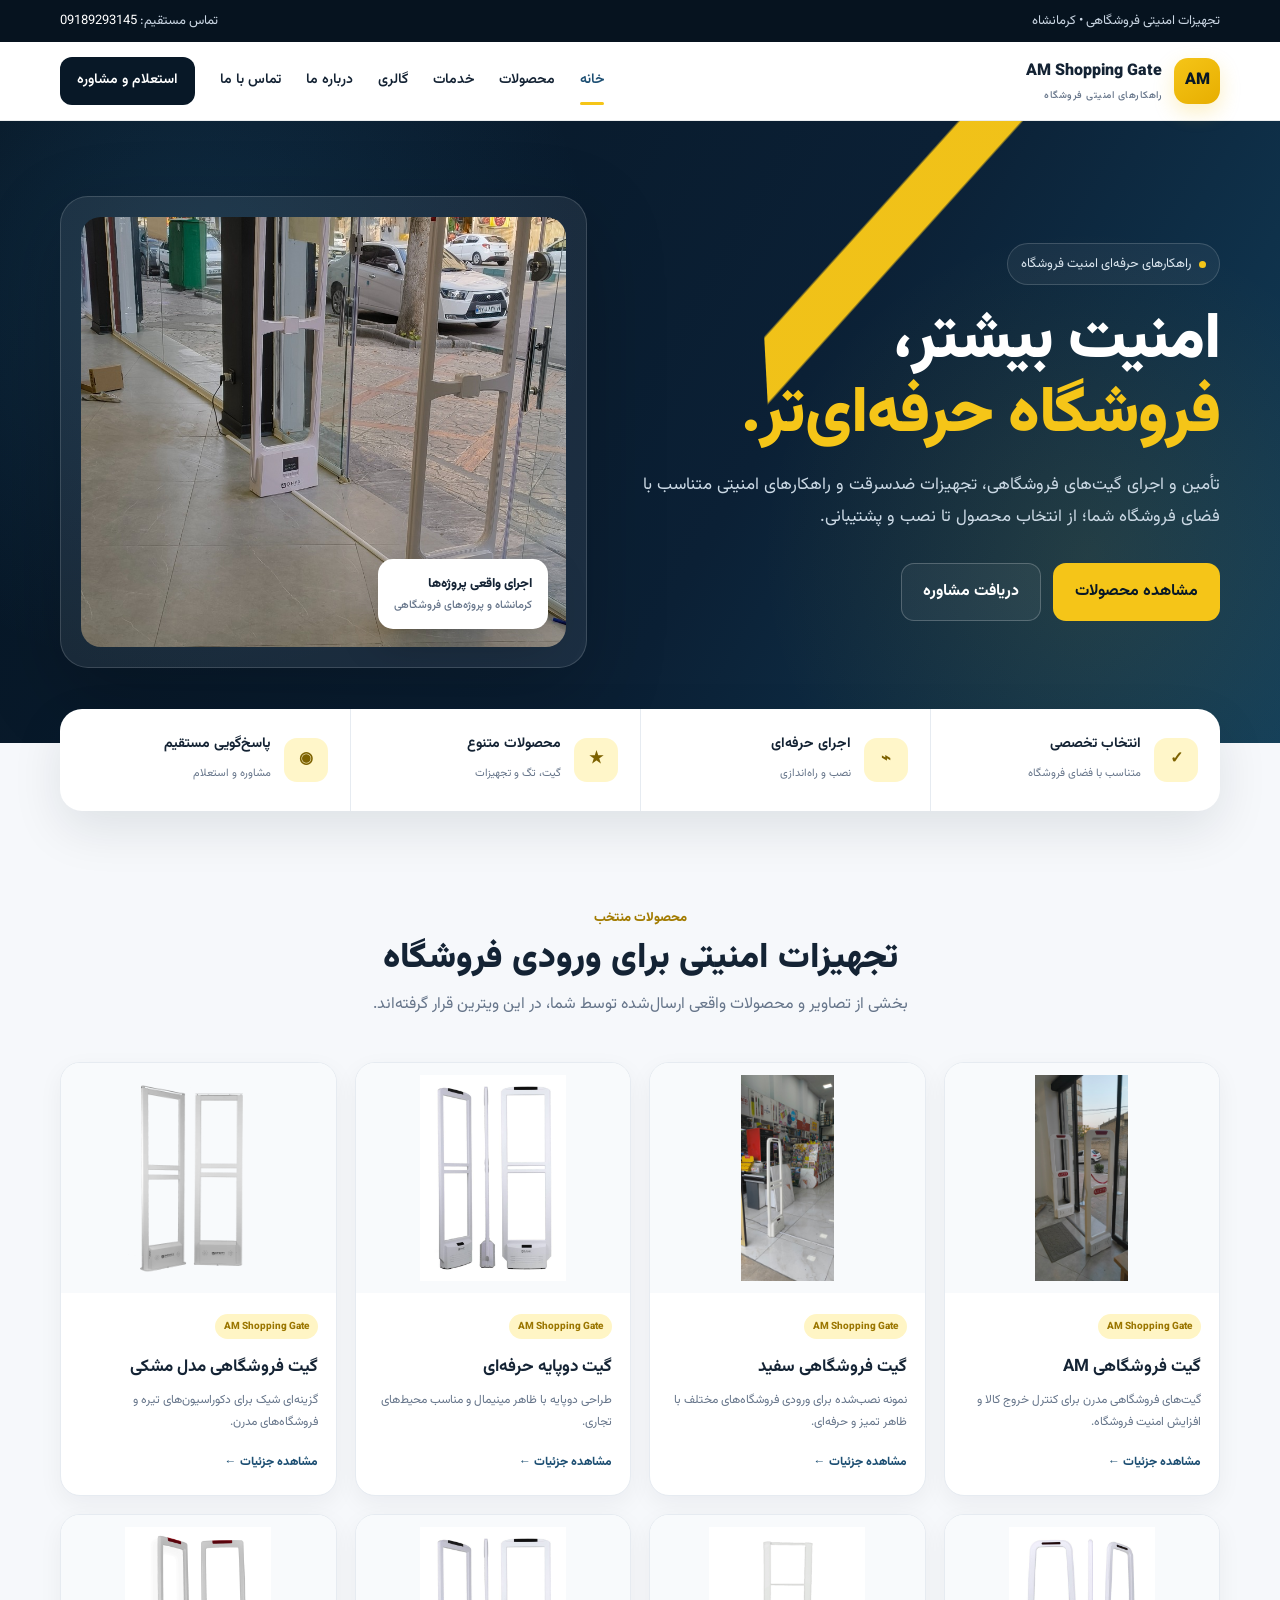
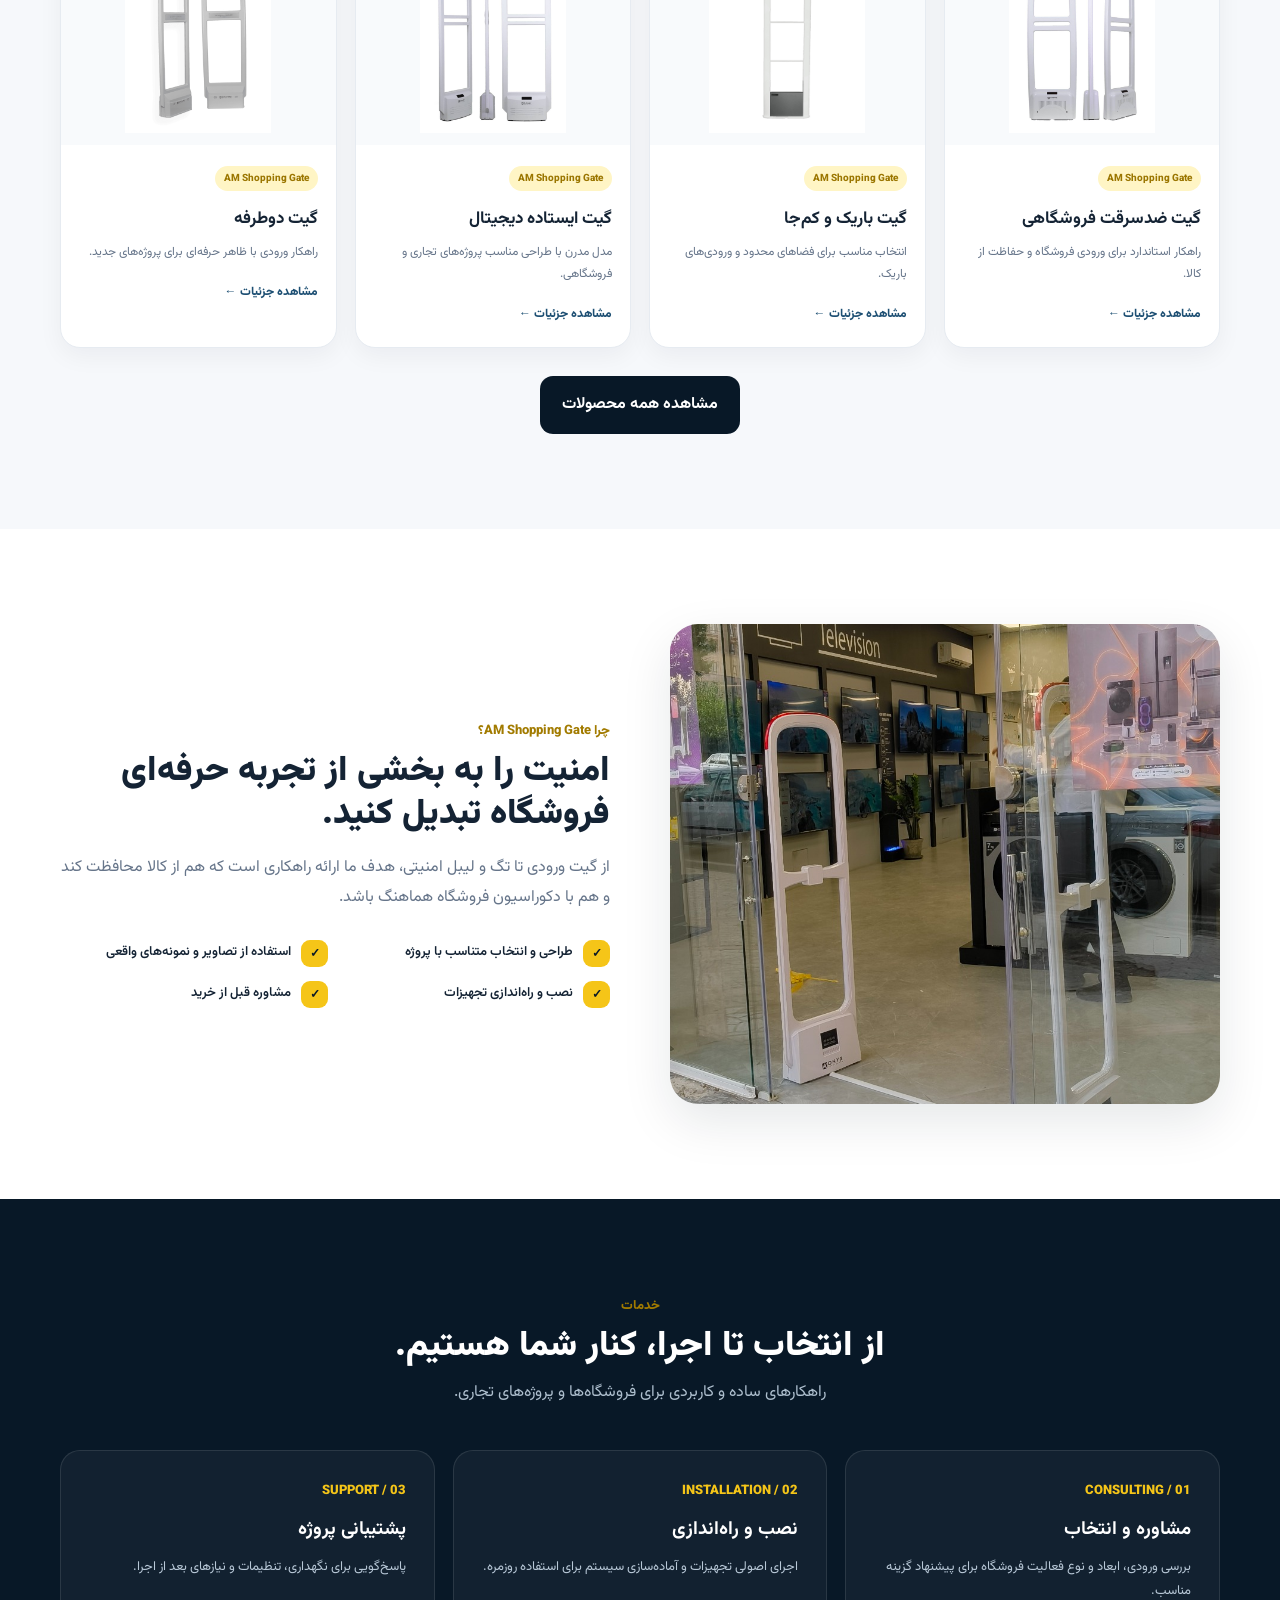
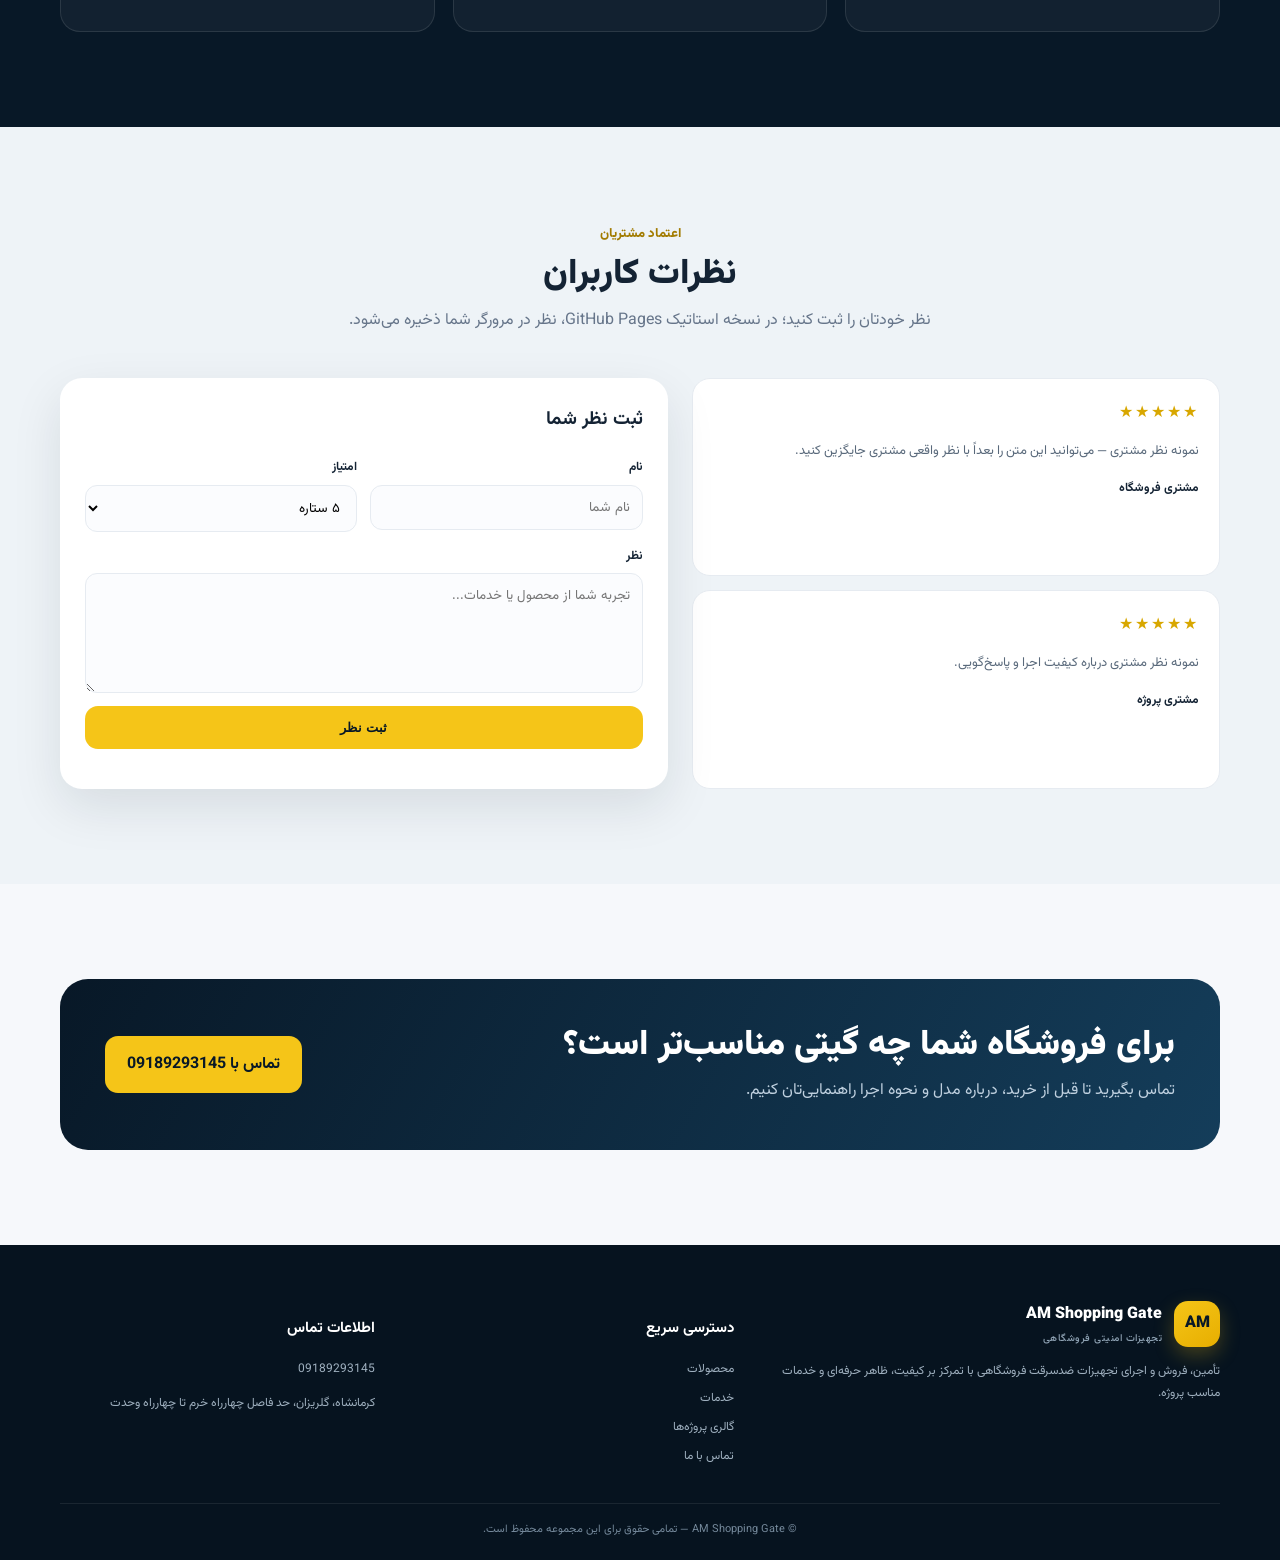
<file: index.html>
<!doctype html><html lang="fa" dir="rtl"><head><meta charset="utf-8"><meta name="viewport" content="width=device-width,initial-scale=1"><meta name="description" content="AM Shopping Gate؛ تأمین و اجرای تجهیزات امنیتی فروشگاهی و گیت ضدسرقت در کرمانشاه"><title>صفحه اصلی | AM Shopping Gate</title><link rel="stylesheet" href="assets/style.css"></head><body><div class="topbar"><div class="container"><span>تجهیزات امنیتی فروشگاهی • کرمانشاه</span><span>تماس مستقیم: <a href="tel:09189293145">09189293145</a></span></div></div><header class="header"><div class="container nav"><a class="brand" href="index.html"><span class="brand-mark">AM</span><span>AM Shopping Gate<small>راهکارهای امنیتی فروشگاه</small></span></a><button class="hamb" aria-label="منو">☰</button><nav class="menu"><a class="active" href="index.html">خانه</a><a class="" href="products.html">محصولات</a><a class="" href="services.html">خدمات</a><a class="" href="gallery.html">گالری</a><a class="" href="about.html">درباره ما</a><a class="" href="contact.html">تماس با ما</a><a class="nav-cta" href="contact.html">استعلام و مشاوره</a></nav></div></header>
<main><section class="hero"><div class="container hero-grid"><div><span class="eyebrow"><i></i> راهکارهای حرفه‌ای امنیت فروشگاه</span><h1>امنیت بیشتر،<br><span>فروشگاه حرفه‌ای‌تر.</span></h1><p>تأمین و اجرای گیت‌های فروشگاهی، تجهیزات ضدسرقت و راهکارهای امنیتی متناسب با فضای فروشگاه شما؛ از انتخاب محصول تا نصب و پشتیبانی.</p><div class="actions"><a class="btn btn-primary" href="products.html">مشاهده محصولات</a><a class="btn btn-ghost" href="contact.html">دریافت مشاوره</a></div></div><div class="hero-card"><img src="assets/images/1000149253.jpg" alt="نمونه اجرای گیت فروشگاهی"><div class="float">اجرای واقعی پروژه‌ها<span>کرمانشاه و پروژه‌های فروشگاهی</span></div></div></div></section>
<section class="trust"><div class="container trust-grid"><div class="trust-item"><div class="trust-icon">✓</div><div><b>انتخاب تخصصی</b><span>متناسب با فضای فروشگاه</span></div></div><div class="trust-item"><div class="trust-icon">⌁</div><div><b>اجرای حرفه‌ای</b><span>نصب و راه‌اندازی</span></div></div><div class="trust-item"><div class="trust-icon">★</div><div><b>محصولات متنوع</b><span>گیت، تگ و تجهیزات</span></div></div><div class="trust-item"><div class="trust-icon">◉</div><div><b>پاسخ‌گویی مستقیم</b><span>مشاوره و استعلام</span></div></div></div></section>
<section class="section"><div class="container"><div class="section-head"><div class="section-kicker">محصولات منتخب</div><h2>تجهیزات امنیتی برای ورودی فروشگاه</h2><p>بخشی از تصاویر و محصولات واقعی ارسال‌شده توسط شما، در این ویترین قرار گرفته‌اند.</p></div><div class="products-grid"><article class="product-card"><div class="product-img"><img src="assets/images/1000151514.jpg" alt="گیت فروشگاهی AM" loading="lazy"></div><div class="product-body"><span class="tag">AM Shopping Gate</span><h3>گیت فروشگاهی AM</h3><p>گیت‌های فروشگاهی مدرن برای کنترل خروج کالا و افزایش امنیت فروشگاه.</p><a class="product-link" href="product-gate.html">مشاهده جزئیات ←</a></div></article><article class="product-card"><div class="product-img"><img src="assets/images/1000151513.jpg" alt="گیت فروشگاهی سفید" loading="lazy"></div><div class="product-body"><span class="tag">AM Shopping Gate</span><h3>گیت فروشگاهی سفید</h3><p>نمونه نصب‌شده برای ورودی فروشگاه‌های مختلف با ظاهر تمیز و حرفه‌ای.</p><a class="product-link" href="product-gate.html">مشاهده جزئیات ←</a></div></article><article class="product-card"><div class="product-img"><img src="assets/images/1000151512.jpg" alt="گیت دوپایه حرفه‌ای" loading="lazy"></div><div class="product-body"><span class="tag">AM Shopping Gate</span><h3>گیت دوپایه حرفه‌ای</h3><p>طراحی دوپایه با ظاهر مینیمال و مناسب محیط‌های تجاری.</p><a class="product-link" href="product-gate.html">مشاهده جزئیات ←</a></div></article><article class="product-card"><div class="product-img"><img src="assets/images/1000151515.jpg" alt="گیت فروشگاهی مدل مشکی" loading="lazy"></div><div class="product-body"><span class="tag">AM Shopping Gate</span><h3>گیت فروشگاهی مدل مشکی</h3><p>گزینه‌ای شیک برای دکوراسیون‌های تیره و فروشگاه‌های مدرن.</p><a class="product-link" href="product-gate.html">مشاهده جزئیات ←</a></div></article><article class="product-card"><div class="product-img"><img src="assets/images/1000151516.jpg" alt="گیت ضدسرقت فروشگاهی" loading="lazy"></div><div class="product-body"><span class="tag">AM Shopping Gate</span><h3>گیت ضدسرقت فروشگاهی</h3><p>راهکار استاندارد برای ورودی فروشگاه و حفاظت از کالا.</p><a class="product-link" href="product-gate.html">مشاهده جزئیات ←</a></div></article><article class="product-card"><div class="product-img"><img src="assets/images/1000151517.jpg" alt="گیت باریک و کم‌جا" loading="lazy"></div><div class="product-body"><span class="tag">AM Shopping Gate</span><h3>گیت باریک و کم‌جا</h3><p>انتخاب مناسب برای فضاهای محدود و ورودی‌های باریک.</p><a class="product-link" href="product-gate.html">مشاهده جزئیات ←</a></div></article><article class="product-card"><div class="product-img"><img src="assets/images/1000151487.jpg" alt="گیت ایستاده دیجیتال" loading="lazy"></div><div class="product-body"><span class="tag">AM Shopping Gate</span><h3>گیت ایستاده دیجیتال</h3><p>مدل مدرن با طراحی مناسب پروژه‌های تجاری و فروشگاهی.</p><a class="product-link" href="product-gate.html">مشاهده جزئیات ←</a></div></article><article class="product-card"><div class="product-img"><img src="assets/images/1000151519.jpg" alt="گیت دوطرفه" loading="lazy"></div><div class="product-body"><span class="tag">AM Shopping Gate</span><h3>گیت دوطرفه</h3><p>راهکار ورودی با ظاهر حرفه‌ای برای پروژه‌های جدید.</p><a class="product-link" href="product-gate.html">مشاهده جزئیات ←</a></div></article></div><div style="text-align:center;margin-top:28px"><a class="btn btn-dark" href="products.html">مشاهده همه محصولات</a></div></div></section>
<section class="section" style="background:#fff"><div class="container split"><div class="about-visual"><img src="assets/images/1000151329.jpg" alt="نمونه پروژه فروشگاهی" loading="lazy"></div><div><div class="section-kicker">چرا AM Shopping Gate؟</div><h2>امنیت را به بخشی از تجربه حرفه‌ای فروشگاه تبدیل کنید.</h2><p style="color:var(--muted)">از گیت ورودی تا تگ و لیبل امنیتی، هدف ما ارائه راهکاری است که هم از کالا محافظت کند و هم با دکوراسیون فروشگاه هماهنگ باشد.</p><div class="checks"><div class="check"><strong>✓</strong><span>طراحی و انتخاب متناسب با پروژه</span></div><div class="check"><strong>✓</strong><span>استفاده از تصاویر و نمونه‌های واقعی</span></div><div class="check"><strong>✓</strong><span>نصب و راه‌اندازی تجهیزات</span></div><div class="check"><strong>✓</strong><span>مشاوره قبل از خرید</span></div></div></div></div></section>
<section class="section services"><div class="container"><div class="section-head"><div class="section-kicker">خدمات</div><h2>از انتخاب تا اجرا، کنار شما هستیم.</h2><p style="color:#aebfce">راهکارهای ساده و کاربردی برای فروشگاه‌ها و پروژه‌های تجاری.</p></div><div class="service-grid"><div class="service"><div class="num">01 / CONSULTING</div><h3>مشاوره و انتخاب</h3><p>بررسی ورودی، ابعاد و نوع فعالیت فروشگاه برای پیشنهاد گزینه مناسب.</p></div><div class="service"><div class="num">02 / INSTALLATION</div><h3>نصب و راه‌اندازی</h3><p>اجرای اصولی تجهیزات و آماده‌سازی سیستم برای استفاده روزمره.</p></div><div class="service"><div class="num">03 / SUPPORT</div><h3>پشتیبانی پروژه</h3><p>پاسخ‌گویی برای نگهداری، تنظیمات و نیازهای بعد از اجرا.</p></div></div></div></section>
<section class="section reviews"><div class="container"><div class="section-head"><div class="section-kicker">اعتماد مشتریان</div><h2>نظرات کاربران</h2><p>نظر خودتان را ثبت کنید؛ در نسخه استاتیک GitHub Pages، نظر در مرورگر شما ذخیره می‌شود.</p></div><div class="review-grid"><div id="reviewList" class="review-list"><article class="review"><div class="stars">★★★★★</div><p>نمونه نظر مشتری — می‌توانید این متن را بعداً با نظر واقعی مشتری جایگزین کنید.</p><b>مشتری فروشگاه</b></article><article class="review"><div class="stars">★★★★★</div><p>نمونه نظر مشتری درباره کیفیت اجرا و پاسخ‌گویی.</p><b>مشتری پروژه</b></article></div><form class="review-form" id="reviewForm"><h3 style="margin-top:0">ثبت نظر شما</h3><div class="form-grid"><div class="field"><label>نام</label><input name="name" required placeholder="نام شما"></div><div class="field"><label>امتیاز</label><select name="rating"><option value="5">۵ ستاره</option><option value="4">۴ ستاره</option><option value="3">۳ ستاره</option><option value="2">۲ ستاره</option><option value="1">۱ ستاره</option></select></div><div class="field full"><label>نظر</label><textarea name="text" required placeholder="تجربه شما از محصول یا خدمات..."></textarea></div><div class="field full"><button class="btn btn-primary" type="submit">ثبت نظر</button><div id="reviewMsg" class="notice"></div></div></div></form></div></div></section>
<section class="section"><div class="container cta"><div><h2>برای فروشگاه شما چه گیتی مناسب‌تر است؟</h2><p>تماس بگیرید تا قبل از خرید، درباره مدل و نحوه اجرا راهنمایی‌تان کنیم.</p></div><a class="btn btn-primary" href="tel:09189293145">تماس با 09189293145</a></div></section></main><footer class="footer"><div class="container footer-grid"><div><div class="brand"><span class="brand-mark">AM</span><span style="color:#fff">AM Shopping Gate<small style="color:#8fa3b4">تجهیزات امنیتی فروشگاهی</small></span></div><p>تأمین، فروش و اجرای تجهیزات ضدسرقت فروشگاهی با تمرکز بر کیفیت، ظاهر حرفه‌ای و خدمات مناسب پروژه.</p></div><div><h3>دسترسی سریع</h3><div class="footer-links"><a href="products.html">محصولات</a><a href="services.html">خدمات</a><a href="gallery.html">گالری پروژه‌ها</a><a href="contact.html">تماس با ما</a></div></div><div><h3>اطلاعات تماس</h3><p>09189293145</p><p>کرمانشاه، گلریزان، حد فاصل چهارراه خرم تا چهارراه وحدت</p></div></div><div class="container copyright">© AM Shopping Gate — تمامی حقوق برای این مجموعه محفوظ است.</div></footer><script src="assets/script.js"></script></body></html>
</file>
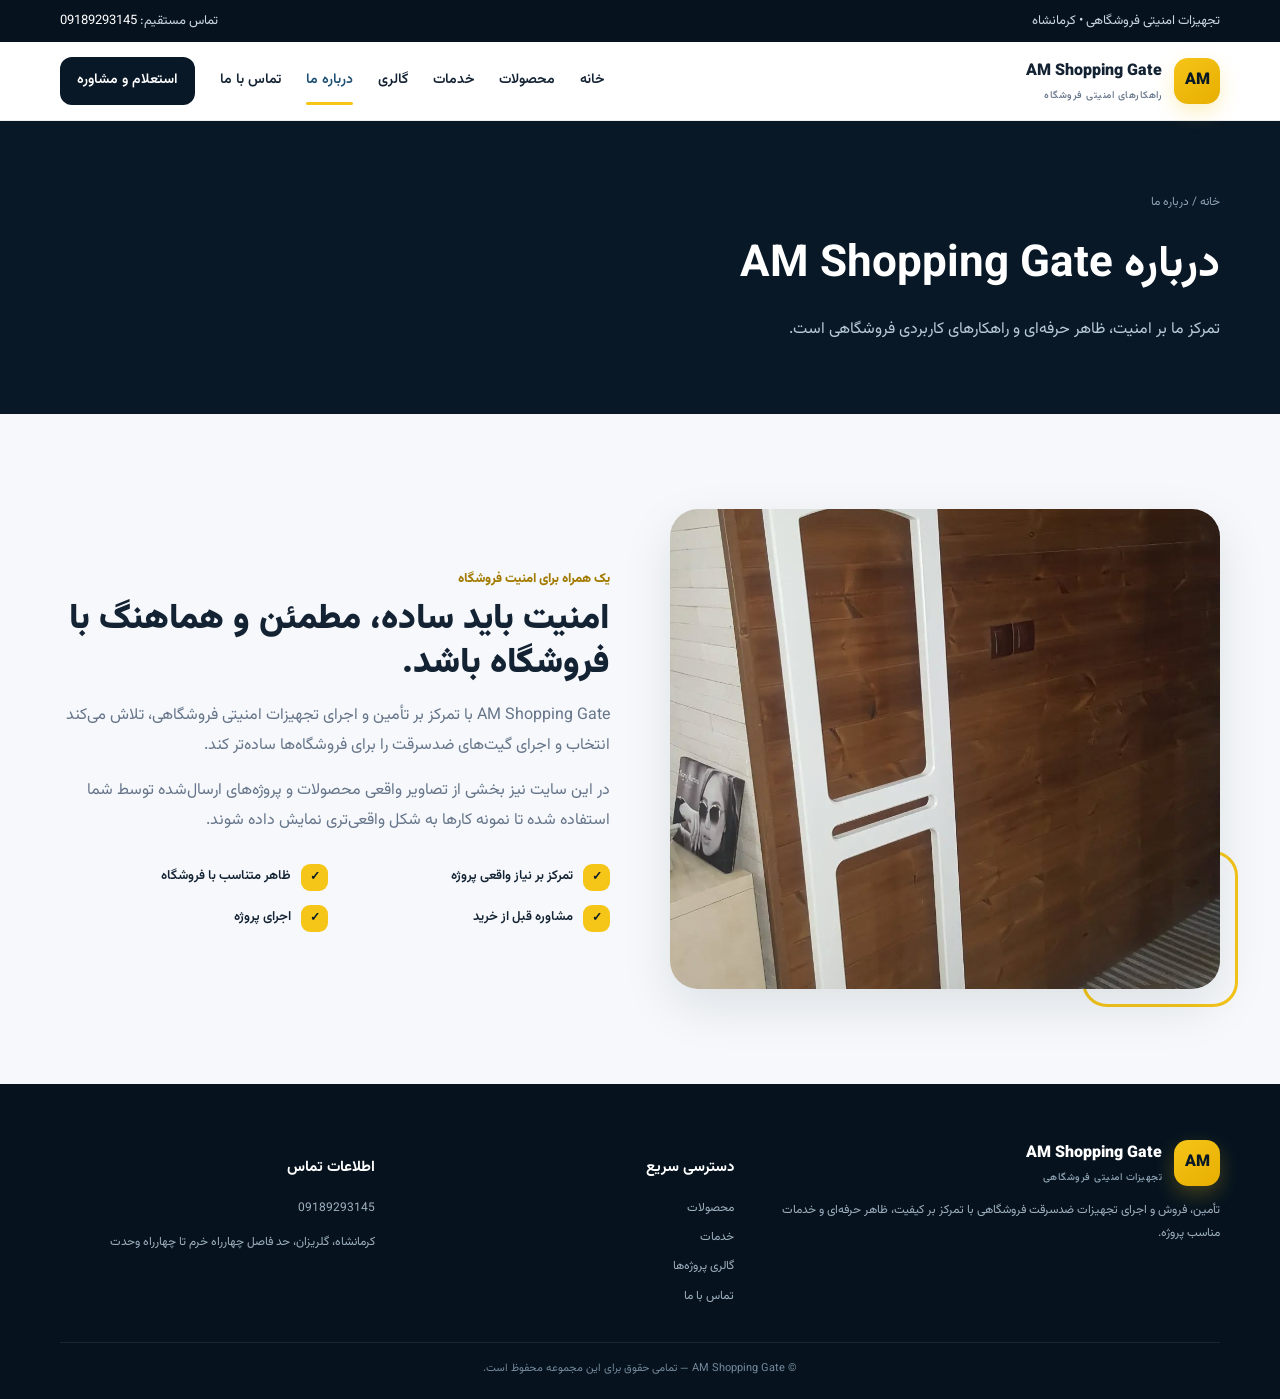
<file: about.html>
<!doctype html><html lang="fa" dir="rtl"><head><meta charset="utf-8"><meta name="viewport" content="width=device-width,initial-scale=1"><meta name="description" content="AM Shopping Gate؛ تأمین و اجرای تجهیزات امنیتی فروشگاهی و گیت ضدسرقت در کرمانشاه"><title>درباره ما | AM Shopping Gate</title><link rel="stylesheet" href="assets/style.css"></head><body><div class="topbar"><div class="container"><span>تجهیزات امنیتی فروشگاهی • کرمانشاه</span><span>تماس مستقیم: <a href="tel:09189293145">09189293145</a></span></div></div><header class="header"><div class="container nav"><a class="brand" href="index.html"><span class="brand-mark">AM</span><span>AM Shopping Gate<small>راهکارهای امنیتی فروشگاه</small></span></a><button class="hamb" aria-label="منو">☰</button><nav class="menu"><a class="" href="index.html">خانه</a><a class="" href="products.html">محصولات</a><a class="" href="services.html">خدمات</a><a class="" href="gallery.html">گالری</a><a class="active" href="about.html">درباره ما</a><a class="" href="contact.html">تماس با ما</a><a class="nav-cta" href="contact.html">استعلام و مشاوره</a></nav></div></header><main><section class="page-hero"><div class="container"><div class="breadcrumbs">خانه / درباره ما</div><h1>درباره AM Shopping Gate</h1><p>تمرکز ما بر امنیت، ظاهر حرفه‌ای و راهکارهای کاربردی فروشگاهی است.</p></div></section><section class="section"><div class="container split"><div class="about-visual"><img src="assets/images/1000149242.jpg" alt="نمونه اجرای گیت فروشگاهی"></div><div><div class="section-kicker">یک همراه برای امنیت فروشگاه</div><h2>امنیت باید ساده، مطمئن و هماهنگ با فروشگاه باشد.</h2><p style="color:var(--muted)">AM Shopping Gate با تمرکز بر تأمین و اجرای تجهیزات امنیتی فروشگاهی، تلاش می‌کند انتخاب و اجرای گیت‌های ضدسرقت را برای فروشگاه‌ها ساده‌تر کند.</p><p style="color:var(--muted)">در این سایت نیز بخشی از تصاویر واقعی محصولات و پروژه‌های ارسال‌شده توسط شما استفاده شده تا نمونه کارها به شکل واقعی‌تری نمایش داده شوند.</p><div class="checks"><div class="check"><strong>✓</strong><span>تمرکز بر نیاز واقعی پروژه</span></div><div class="check"><strong>✓</strong><span>ظاهر متناسب با فروشگاه</span></div><div class="check"><strong>✓</strong><span>مشاوره قبل از خرید</span></div><div class="check"><strong>✓</strong><span>اجرای پروژه</span></div></div></div></div></section></main><footer class="footer"><div class="container footer-grid"><div><div class="brand"><span class="brand-mark">AM</span><span style="color:#fff">AM Shopping Gate<small style="color:#8fa3b4">تجهیزات امنیتی فروشگاهی</small></span></div><p>تأمین، فروش و اجرای تجهیزات ضدسرقت فروشگاهی با تمرکز بر کیفیت، ظاهر حرفه‌ای و خدمات مناسب پروژه.</p></div><div><h3>دسترسی سریع</h3><div class="footer-links"><a href="products.html">محصولات</a><a href="services.html">خدمات</a><a href="gallery.html">گالری پروژه‌ها</a><a href="contact.html">تماس با ما</a></div></div><div><h3>اطلاعات تماس</h3><p>09189293145</p><p>کرمانشاه، گلریزان، حد فاصل چهارراه خرم تا چهارراه وحدت</p></div></div><div class="container copyright">© AM Shopping Gate — تمامی حقوق برای این مجموعه محفوظ است.</div></footer><script src="assets/script.js"></script></body></html>
</file>
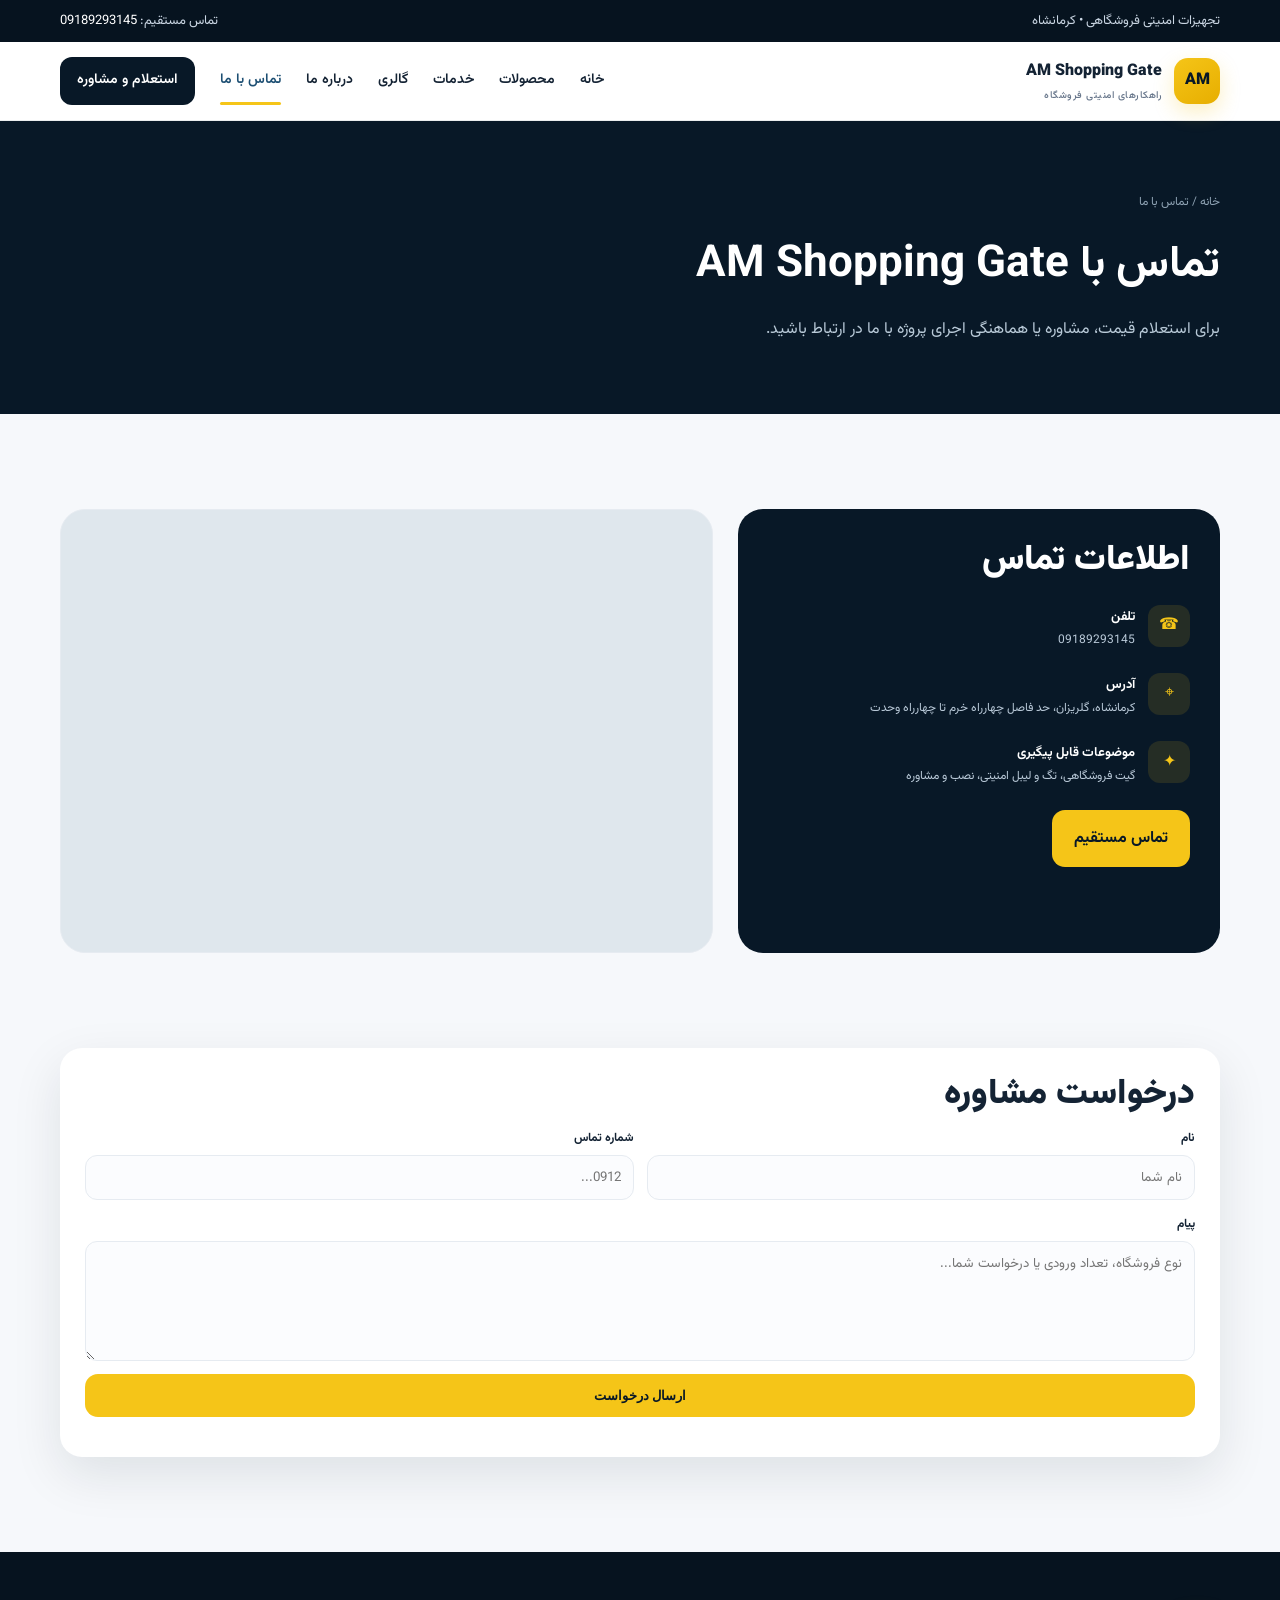
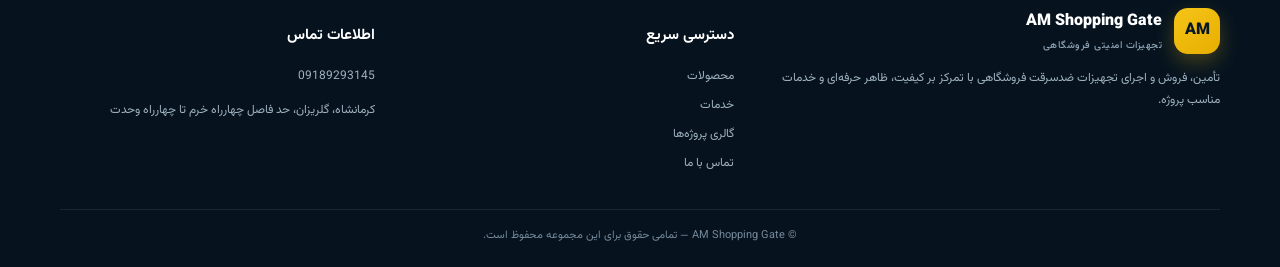
<file: contact.html>
<!doctype html><html lang="fa" dir="rtl"><head><meta charset="utf-8"><meta name="viewport" content="width=device-width,initial-scale=1"><meta name="description" content="AM Shopping Gate؛ تأمین و اجرای تجهیزات امنیتی فروشگاهی و گیت ضدسرقت در کرمانشاه"><title>تماس با ما | AM Shopping Gate</title><link rel="stylesheet" href="assets/style.css"></head><body><div class="topbar"><div class="container"><span>تجهیزات امنیتی فروشگاهی • کرمانشاه</span><span>تماس مستقیم: <a href="tel:09189293145">09189293145</a></span></div></div><header class="header"><div class="container nav"><a class="brand" href="index.html"><span class="brand-mark">AM</span><span>AM Shopping Gate<small>راهکارهای امنیتی فروشگاه</small></span></a><button class="hamb" aria-label="منو">☰</button><nav class="menu"><a class="" href="index.html">خانه</a><a class="" href="products.html">محصولات</a><a class="" href="services.html">خدمات</a><a class="" href="gallery.html">گالری</a><a class="" href="about.html">درباره ما</a><a class="active" href="contact.html">تماس با ما</a><a class="nav-cta" href="contact.html">استعلام و مشاوره</a></nav></div></header><main><section class="page-hero"><div class="container"><div class="breadcrumbs">خانه / تماس با ما</div><h1>تماس با AM Shopping Gate</h1><p>برای استعلام قیمت، مشاوره یا هماهنگی اجرای پروژه با ما در ارتباط باشید.</p></div></section><section class="section"><div class="container contact-box"><div class="contact-card"><h2 style="margin-top:0">اطلاعات تماس</h2><div class="contact-item"><div class="ci">☎</div><div><b>تلفن</b><span><a href="tel:09189293145">09189293145</a></span></div></div><div class="contact-item"><div class="ci">⌖</div><div><b>آدرس</b><span>کرمانشاه، گلریزان، حد فاصل چهارراه خرم تا چهارراه وحدت</span></div></div><div class="contact-item"><div class="ci">✦</div><div><b>موضوعات قابل پیگیری</b><span>گیت فروشگاهی، تگ و لیبل امنیتی، نصب و مشاوره</span></div></div><a class="btn btn-primary" href="tel:09189293145">تماس مستقیم</a></div><div class="map"><iframe title="نقشه محل شرکت" src="https://www.google.com/maps?q=کرمانشاه%20گلریزان%20چهارراه%20خرم%20چهارراه%20وحدت&output=embed" loading="lazy"></iframe></div></div></section><section class="section" style="padding-top:0"><div class="container"><div class="review-form"><h2 style="margin-top:0">درخواست مشاوره</h2><form onsubmit="event.preventDefault();document.getElementById('contactMsg').textContent='فرم در نسخه GitHub Pages به‌صورت نمایشی است؛ برای دریافت واقعی فرم باید به ایمیل، تلگرام یا سرویس فرم متصل شود.'"><div class="form-grid"><div class="field"><label>نام</label><input required placeholder="نام شما"></div><div class="field"><label>شماره تماس</label><input required placeholder="0912..."></div><div class="field full"><label>پیام</label><textarea required placeholder="نوع فروشگاه، تعداد ورودی یا درخواست شما..."></textarea></div><div class="field full"><button class="btn btn-primary">ارسال درخواست</button><div id="contactMsg" class="notice"></div></div></div></form></div></div></section></main><footer class="footer"><div class="container footer-grid"><div><div class="brand"><span class="brand-mark">AM</span><span style="color:#fff">AM Shopping Gate<small style="color:#8fa3b4">تجهیزات امنیتی فروشگاهی</small></span></div><p>تأمین، فروش و اجرای تجهیزات ضدسرقت فروشگاهی با تمرکز بر کیفیت، ظاهر حرفه‌ای و خدمات مناسب پروژه.</p></div><div><h3>دسترسی سریع</h3><div class="footer-links"><a href="products.html">محصولات</a><a href="services.html">خدمات</a><a href="gallery.html">گالری پروژه‌ها</a><a href="contact.html">تماس با ما</a></div></div><div><h3>اطلاعات تماس</h3><p>09189293145</p><p>کرمانشاه، گلریزان، حد فاصل چهارراه خرم تا چهارراه وحدت</p></div></div><div class="container copyright">© AM Shopping Gate — تمامی حقوق برای این مجموعه محفوظ است.</div></footer><script src="assets/script.js"></script></body></html>
</file>
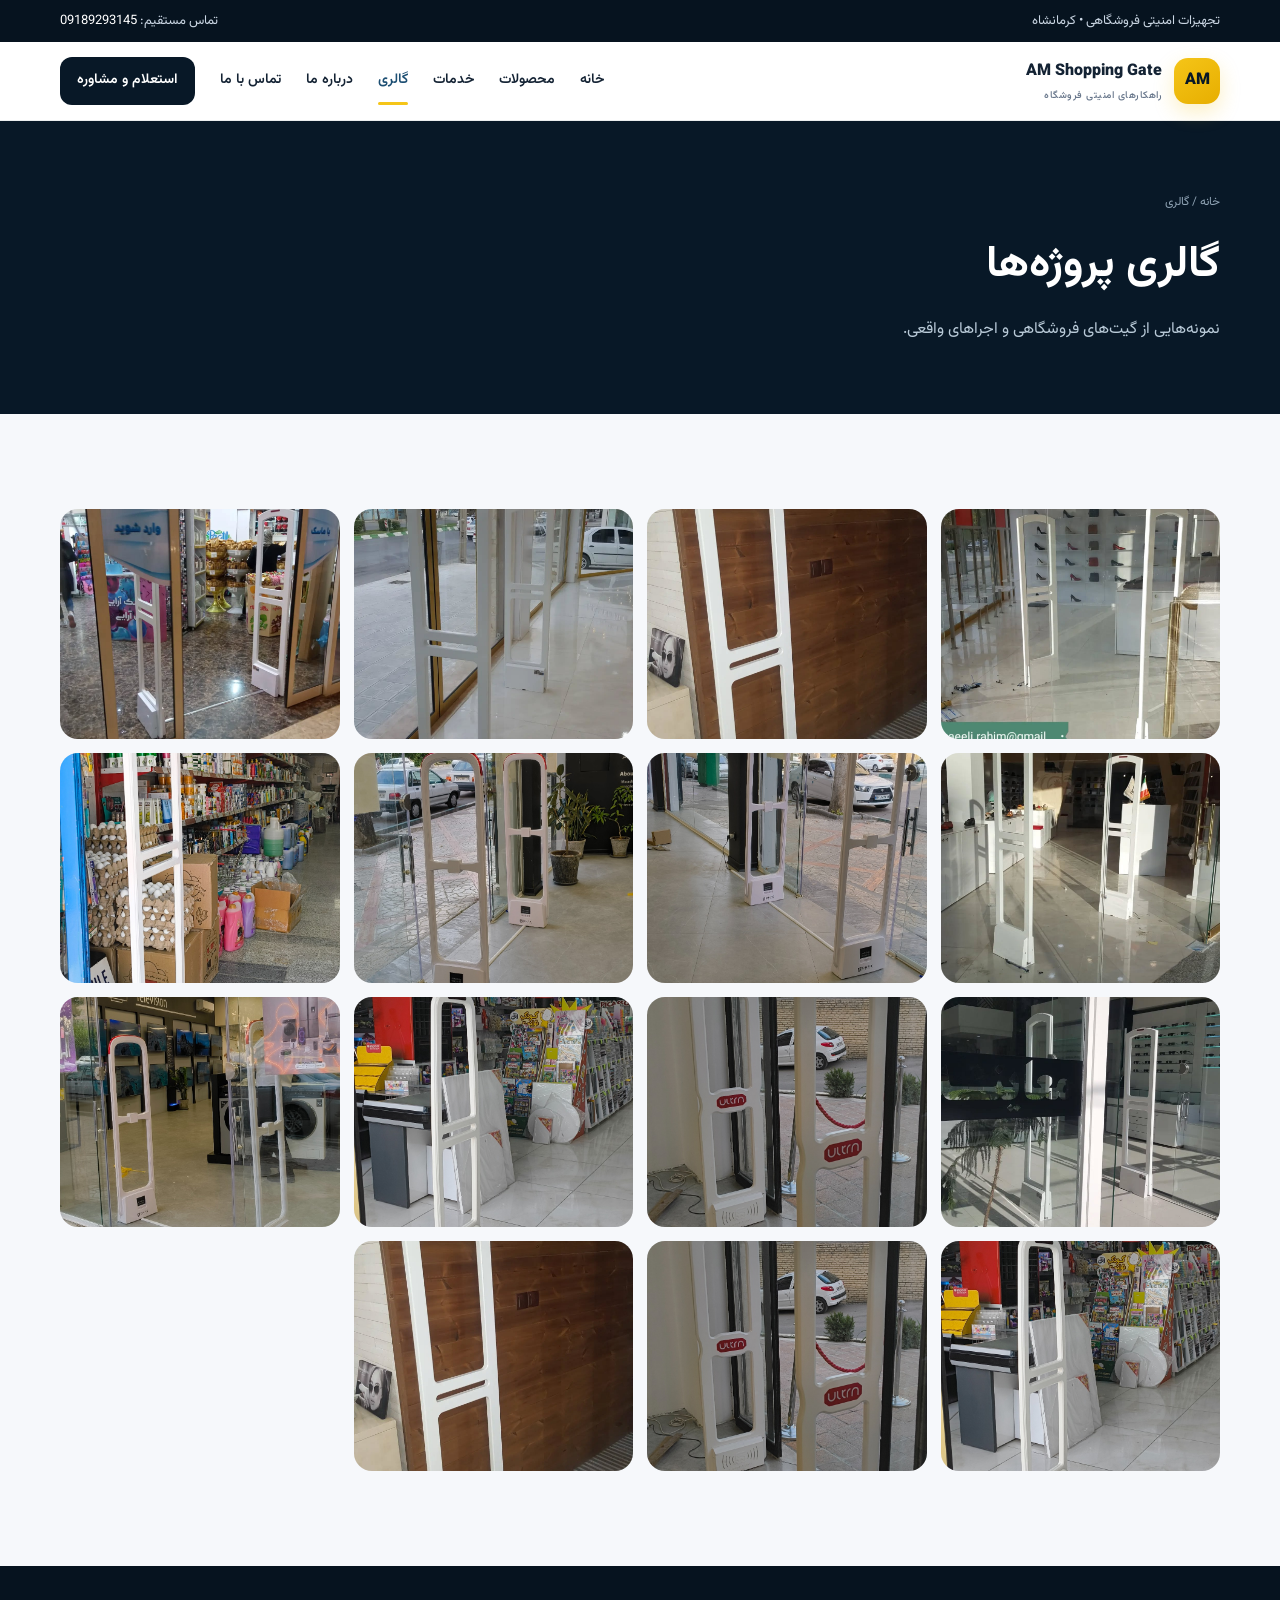
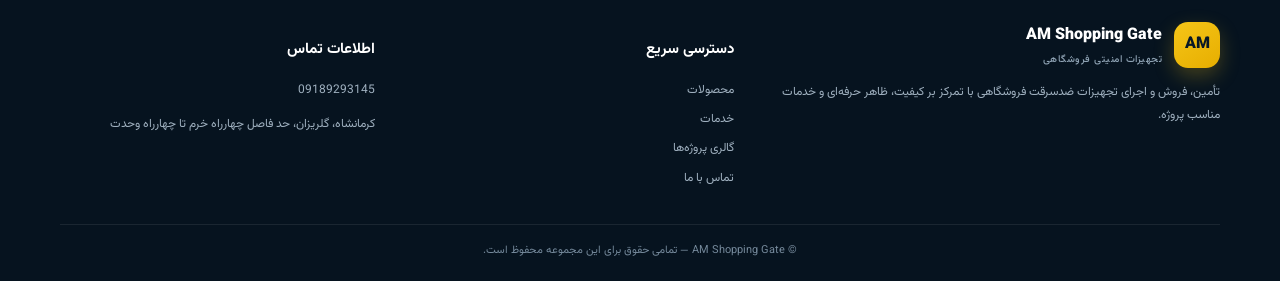
<file: gallery.html>
<!doctype html><html lang="fa" dir="rtl"><head><meta charset="utf-8"><meta name="viewport" content="width=device-width,initial-scale=1"><meta name="description" content="AM Shopping Gate؛ تأمین و اجرای تجهیزات امنیتی فروشگاهی و گیت ضدسرقت در کرمانشاه"><title>گالری پروژه‌ها | AM Shopping Gate</title><link rel="stylesheet" href="assets/style.css"></head><body><div class="topbar"><div class="container"><span>تجهیزات امنیتی فروشگاهی • کرمانشاه</span><span>تماس مستقیم: <a href="tel:09189293145">09189293145</a></span></div></div><header class="header"><div class="container nav"><a class="brand" href="index.html"><span class="brand-mark">AM</span><span>AM Shopping Gate<small>راهکارهای امنیتی فروشگاه</small></span></a><button class="hamb" aria-label="منو">☰</button><nav class="menu"><a class="" href="index.html">خانه</a><a class="" href="products.html">محصولات</a><a class="" href="services.html">خدمات</a><a class="active" href="gallery.html">گالری</a><a class="" href="about.html">درباره ما</a><a class="" href="contact.html">تماس با ما</a><a class="nav-cta" href="contact.html">استعلام و مشاوره</a></nav></div></header><main><section class="page-hero"><div class="container"><div class="breadcrumbs">خانه / گالری</div><h1>گالری پروژه‌ها</h1><p>نمونه‌هایی از گیت‌های فروشگاهی و اجراهای واقعی.</p></div></section><section class="section"><div class="container"><div class="gallery-grid"><img src="assets/images/1000149237.jpg" alt="نمونه پروژه و نصب گیت فروشگاهی" loading="lazy"><img src="assets/images/1000149242.jpg" alt="نمونه پروژه و نصب گیت فروشگاهی" loading="lazy"><img src="assets/images/1000149243.jpg" alt="نمونه پروژه و نصب گیت فروشگاهی" loading="lazy"><img src="assets/images/1000149245.jpg" alt="نمونه پروژه و نصب گیت فروشگاهی" loading="lazy"><img src="assets/images/1000149246.jpg" alt="نمونه پروژه و نصب گیت فروشگاهی" loading="lazy"><img src="assets/images/1000149253.jpg" alt="نمونه پروژه و نصب گیت فروشگاهی" loading="lazy"><img src="assets/images/1000149258.jpg" alt="نمونه پروژه و نصب گیت فروشگاهی" loading="lazy"><img src="assets/images/1000149264.jpg" alt="نمونه پروژه و نصب گیت فروشگاهی" loading="lazy"><img src="assets/images/1000149241.jpg" alt="نمونه پروژه و نصب گیت فروشگاهی" loading="lazy"><img src="assets/images/1000150002.jpg" alt="نمونه پروژه و نصب گیت فروشگاهی" loading="lazy"><img src="assets/images/1000150007.jpg" alt="نمونه پروژه و نصب گیت فروشگاهی" loading="lazy"><img src="assets/images/1000151329.jpg" alt="نمونه پروژه و نصب گیت فروشگاهی" loading="lazy"><img src="assets/images/1000151513.jpg" alt="نمونه پروژه و نصب گیت فروشگاهی" loading="lazy"><img src="assets/images/1000151514.jpg" alt="نمونه پروژه و نصب گیت فروشگاهی" loading="lazy"><img src="assets/images/1000151518.jpg" alt="نمونه پروژه و نصب گیت فروشگاهی" loading="lazy"></div></div></section></main><footer class="footer"><div class="container footer-grid"><div><div class="brand"><span class="brand-mark">AM</span><span style="color:#fff">AM Shopping Gate<small style="color:#8fa3b4">تجهیزات امنیتی فروشگاهی</small></span></div><p>تأمین، فروش و اجرای تجهیزات ضدسرقت فروشگاهی با تمرکز بر کیفیت، ظاهر حرفه‌ای و خدمات مناسب پروژه.</p></div><div><h3>دسترسی سریع</h3><div class="footer-links"><a href="products.html">محصولات</a><a href="services.html">خدمات</a><a href="gallery.html">گالری پروژه‌ها</a><a href="contact.html">تماس با ما</a></div></div><div><h3>اطلاعات تماس</h3><p>09189293145</p><p>کرمانشاه، گلریزان، حد فاصل چهارراه خرم تا چهارراه وحدت</p></div></div><div class="container copyright">© AM Shopping Gate — تمامی حقوق برای این مجموعه محفوظ است.</div></footer><script src="assets/script.js"></script></body></html>
</file>
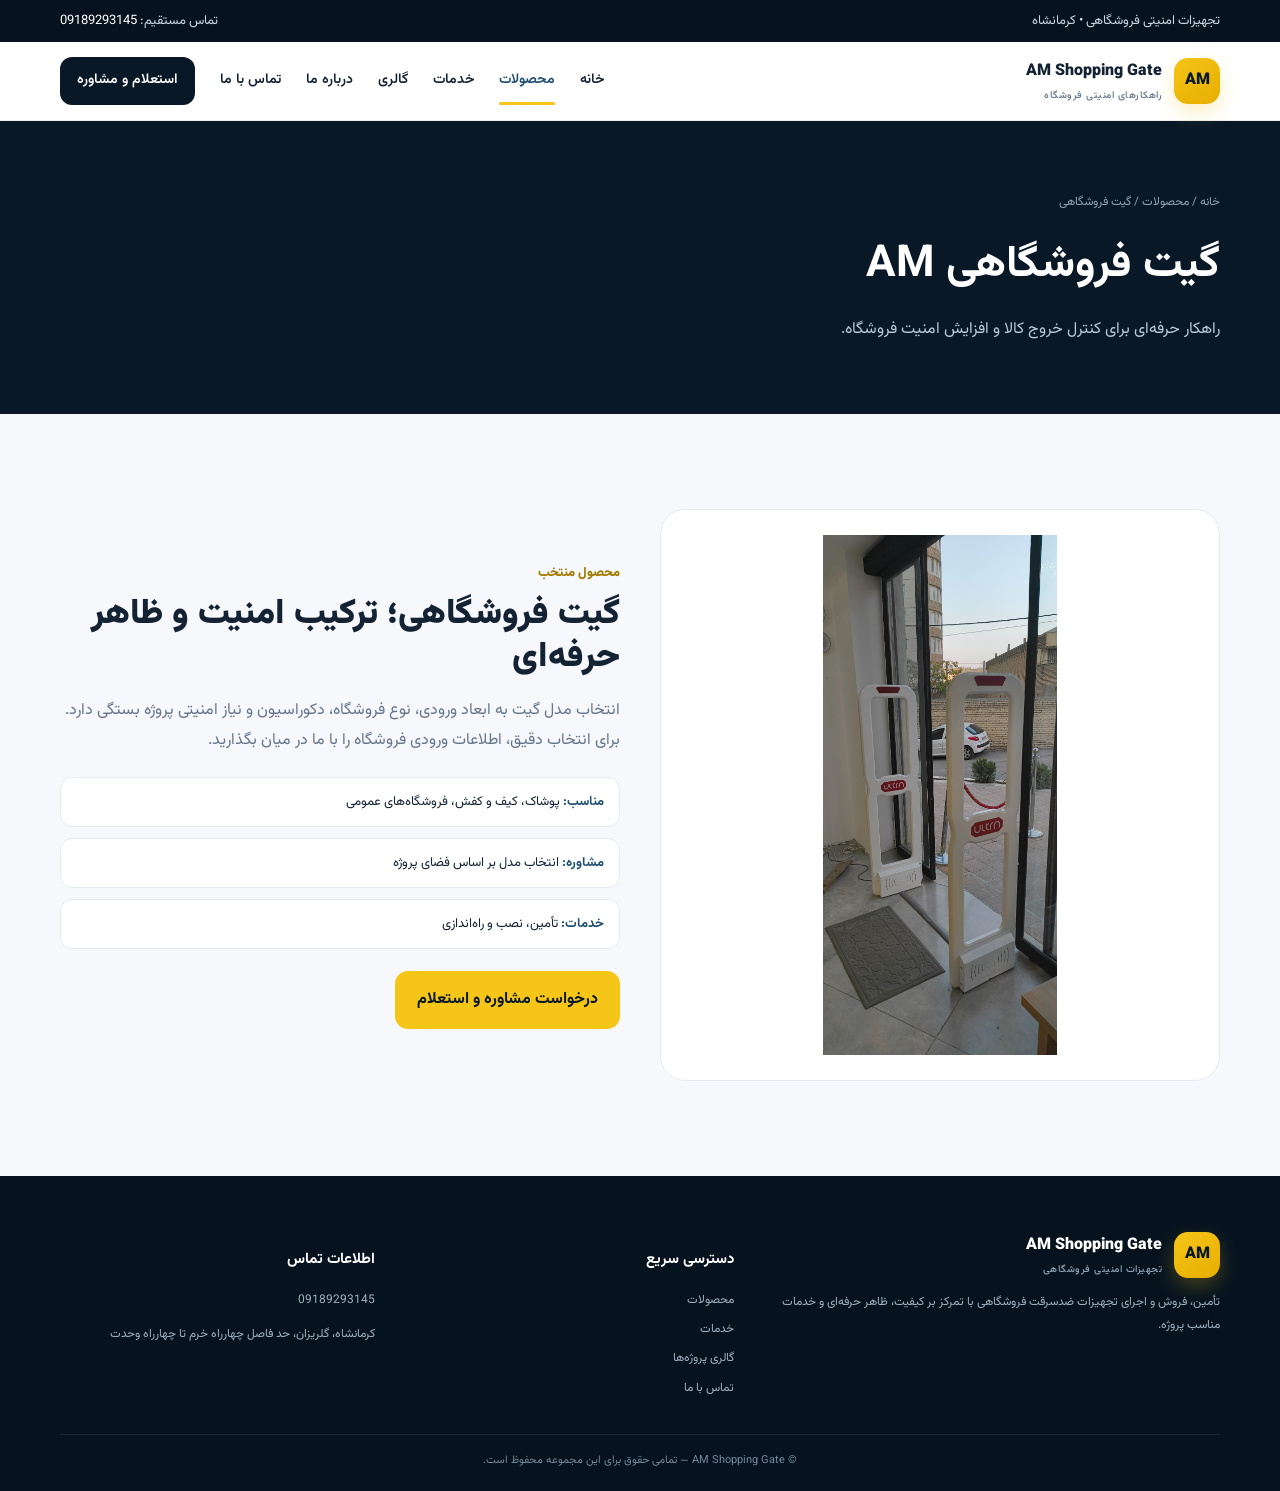
<file: product-gate.html>
<!doctype html><html lang="fa" dir="rtl"><head><meta charset="utf-8"><meta name="viewport" content="width=device-width,initial-scale=1"><meta name="description" content="AM Shopping Gate؛ تأمین و اجرای تجهیزات امنیتی فروشگاهی و گیت ضدسرقت در کرمانشاه"><title>گیت فروشگاهی | AM Shopping Gate</title><link rel="stylesheet" href="assets/style.css"></head><body><div class="topbar"><div class="container"><span>تجهیزات امنیتی فروشگاهی • کرمانشاه</span><span>تماس مستقیم: <a href="tel:09189293145">09189293145</a></span></div></div><header class="header"><div class="container nav"><a class="brand" href="index.html"><span class="brand-mark">AM</span><span>AM Shopping Gate<small>راهکارهای امنیتی فروشگاه</small></span></a><button class="hamb" aria-label="منو">☰</button><nav class="menu"><a class="" href="index.html">خانه</a><a class="active" href="products.html">محصولات</a><a class="" href="services.html">خدمات</a><a class="" href="gallery.html">گالری</a><a class="" href="about.html">درباره ما</a><a class="" href="contact.html">تماس با ما</a><a class="nav-cta" href="contact.html">استعلام و مشاوره</a></nav></div></header><main><section class="page-hero"><div class="container"><div class="breadcrumbs">خانه / محصولات / گیت فروشگاهی</div><h1>گیت فروشگاهی AM</h1><p>راهکار حرفه‌ای برای کنترل خروج کالا و افزایش امنیت فروشگاه.</p></div></section><section class="section"><div class="container detail"><div class="detail-image"><img src="assets/images/1000151514.jpg" alt="گیت فروشگاهی AM"></div><div><div class="section-kicker">محصول منتخب</div><h2>گیت فروشگاهی؛ ترکیب امنیت و ظاهر حرفه‌ای</h2><p style="color:var(--muted)">انتخاب مدل گیت به ابعاد ورودی، نوع فروشگاه، دکوراسیون و نیاز امنیتی پروژه بستگی دارد. برای انتخاب دقیق، اطلاعات ورودی فروشگاه را با ما در میان بگذارید.</p><div class="feature-list"><div><strong>مناسب:</strong> پوشاک، کیف و کفش، فروشگاه‌های عمومی</div><div><strong>مشاوره:</strong> انتخاب مدل بر اساس فضای پروژه</div><div><strong>خدمات:</strong> تأمین، نصب و راه‌اندازی</div></div><a class="btn btn-primary" href="contact.html">درخواست مشاوره و استعلام</a></div></div></section></main><footer class="footer"><div class="container footer-grid"><div><div class="brand"><span class="brand-mark">AM</span><span style="color:#fff">AM Shopping Gate<small style="color:#8fa3b4">تجهیزات امنیتی فروشگاهی</small></span></div><p>تأمین، فروش و اجرای تجهیزات ضدسرقت فروشگاهی با تمرکز بر کیفیت، ظاهر حرفه‌ای و خدمات مناسب پروژه.</p></div><div><h3>دسترسی سریع</h3><div class="footer-links"><a href="products.html">محصولات</a><a href="services.html">خدمات</a><a href="gallery.html">گالری پروژه‌ها</a><a href="contact.html">تماس با ما</a></div></div><div><h3>اطلاعات تماس</h3><p>09189293145</p><p>کرمانشاه، گلریزان، حد فاصل چهارراه خرم تا چهارراه وحدت</p></div></div><div class="container copyright">© AM Shopping Gate — تمامی حقوق برای این مجموعه محفوظ است.</div></footer><script src="assets/script.js"></script></body></html>
</file>
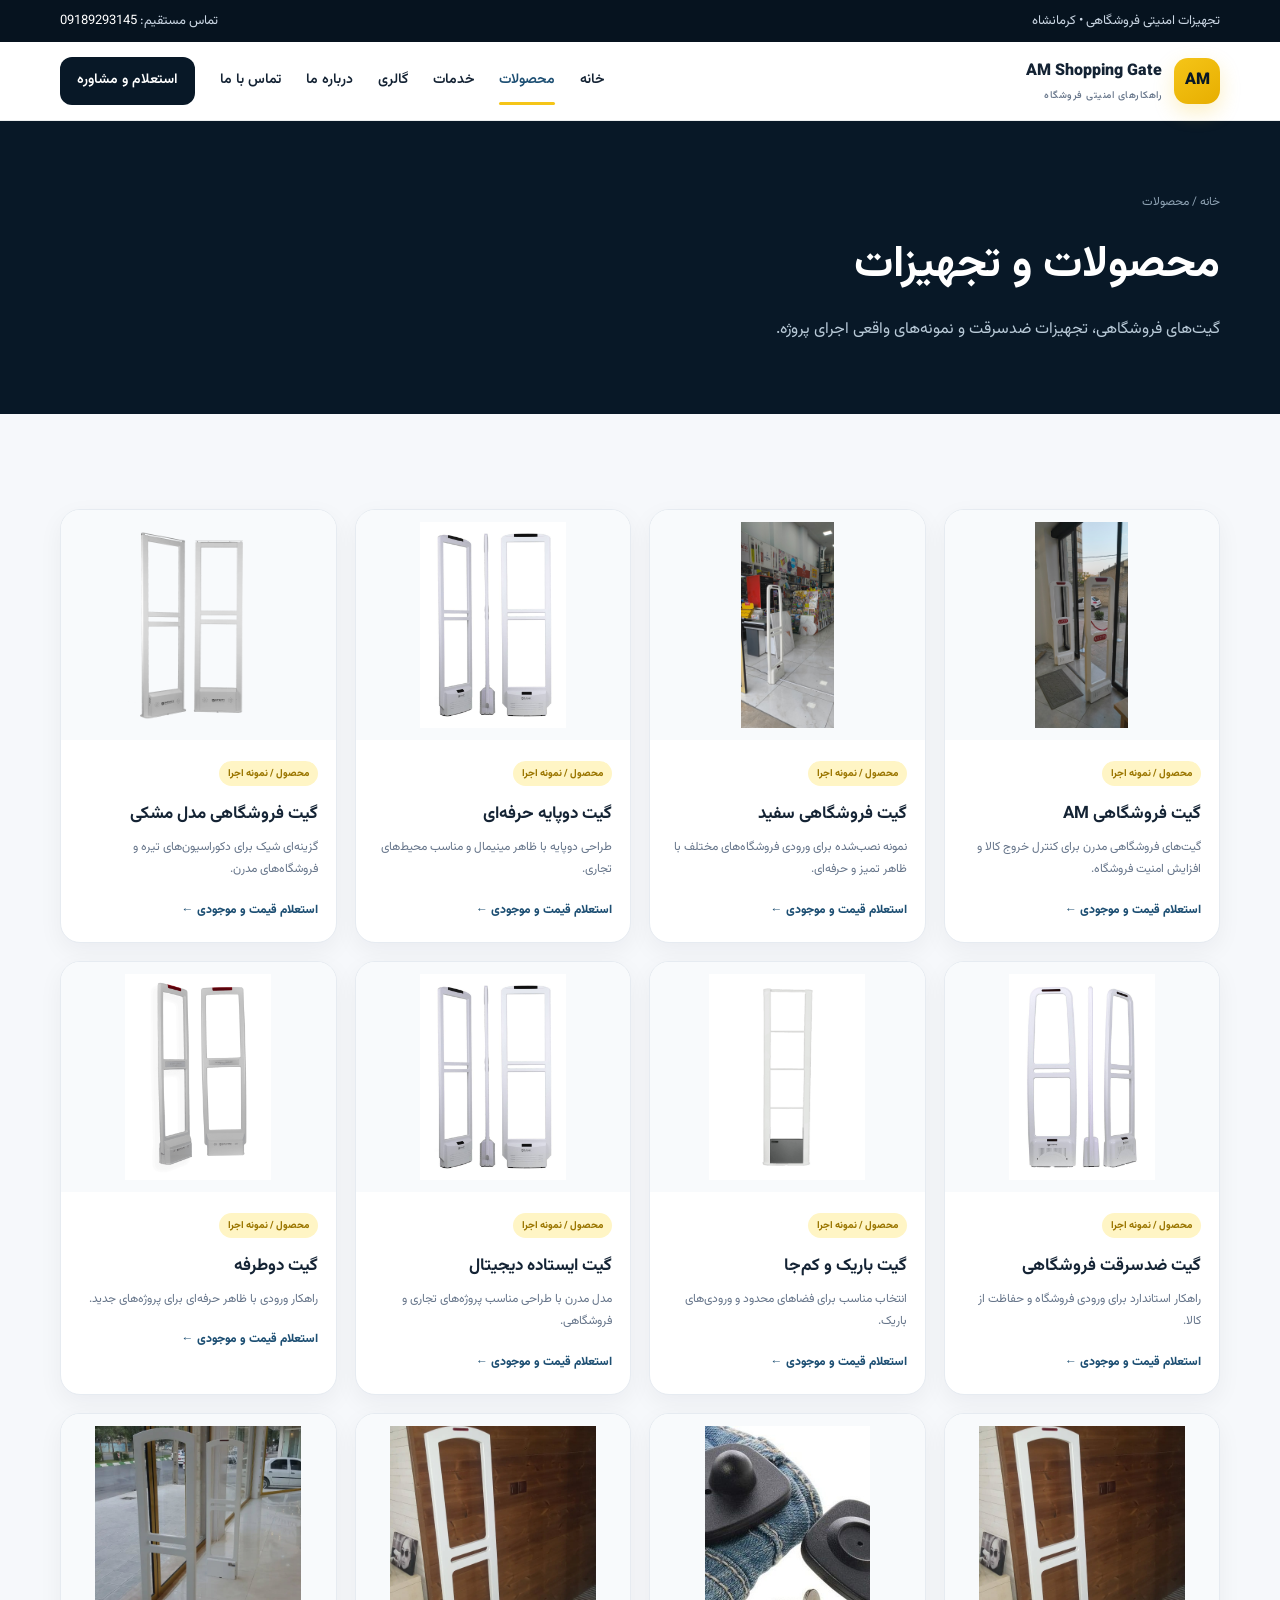
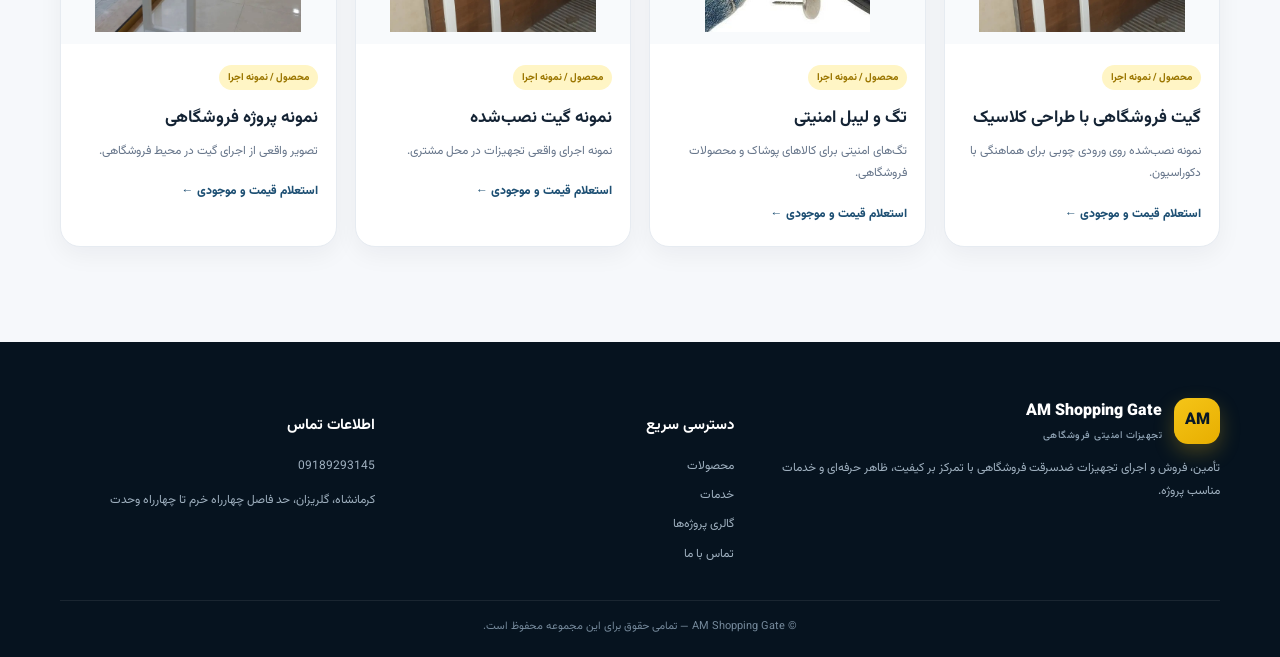
<file: products.html>
<!doctype html><html lang="fa" dir="rtl"><head><meta charset="utf-8"><meta name="viewport" content="width=device-width,initial-scale=1"><meta name="description" content="AM Shopping Gate؛ تأمین و اجرای تجهیزات امنیتی فروشگاهی و گیت ضدسرقت در کرمانشاه"><title>محصولات | AM Shopping Gate</title><link rel="stylesheet" href="assets/style.css"></head><body><div class="topbar"><div class="container"><span>تجهیزات امنیتی فروشگاهی • کرمانشاه</span><span>تماس مستقیم: <a href="tel:09189293145">09189293145</a></span></div></div><header class="header"><div class="container nav"><a class="brand" href="index.html"><span class="brand-mark">AM</span><span>AM Shopping Gate<small>راهکارهای امنیتی فروشگاه</small></span></a><button class="hamb" aria-label="منو">☰</button><nav class="menu"><a class="" href="index.html">خانه</a><a class="active" href="products.html">محصولات</a><a class="" href="services.html">خدمات</a><a class="" href="gallery.html">گالری</a><a class="" href="about.html">درباره ما</a><a class="" href="contact.html">تماس با ما</a><a class="nav-cta" href="contact.html">استعلام و مشاوره</a></nav></div></header><main><section class="page-hero"><div class="container"><div class="breadcrumbs">خانه / محصولات</div><h1>محصولات و تجهیزات</h1><p>گیت‌های فروشگاهی، تجهیزات ضدسرقت و نمونه‌های واقعی اجرای پروژه.</p></div></section><section class="section"><div class="container"><div class="products-grid"><article class="product-card"><div class="product-img"><img src="assets/images/1000151514.jpg" alt="گیت فروشگاهی AM" loading="lazy"></div><div class="product-body"><span class="tag">محصول / نمونه اجرا</span><h3>گیت فروشگاهی AM</h3><p>گیت‌های فروشگاهی مدرن برای کنترل خروج کالا و افزایش امنیت فروشگاه.</p><a class="product-link" href="contact.html">استعلام قیمت و موجودی ←</a></div></article><article class="product-card"><div class="product-img"><img src="assets/images/1000151513.jpg" alt="گیت فروشگاهی سفید" loading="lazy"></div><div class="product-body"><span class="tag">محصول / نمونه اجرا</span><h3>گیت فروشگاهی سفید</h3><p>نمونه نصب‌شده برای ورودی فروشگاه‌های مختلف با ظاهر تمیز و حرفه‌ای.</p><a class="product-link" href="contact.html">استعلام قیمت و موجودی ←</a></div></article><article class="product-card"><div class="product-img"><img src="assets/images/1000151512.jpg" alt="گیت دوپایه حرفه‌ای" loading="lazy"></div><div class="product-body"><span class="tag">محصول / نمونه اجرا</span><h3>گیت دوپایه حرفه‌ای</h3><p>طراحی دوپایه با ظاهر مینیمال و مناسب محیط‌های تجاری.</p><a class="product-link" href="contact.html">استعلام قیمت و موجودی ←</a></div></article><article class="product-card"><div class="product-img"><img src="assets/images/1000151515.jpg" alt="گیت فروشگاهی مدل مشکی" loading="lazy"></div><div class="product-body"><span class="tag">محصول / نمونه اجرا</span><h3>گیت فروشگاهی مدل مشکی</h3><p>گزینه‌ای شیک برای دکوراسیون‌های تیره و فروشگاه‌های مدرن.</p><a class="product-link" href="contact.html">استعلام قیمت و موجودی ←</a></div></article><article class="product-card"><div class="product-img"><img src="assets/images/1000151516.jpg" alt="گیت ضدسرقت فروشگاهی" loading="lazy"></div><div class="product-body"><span class="tag">محصول / نمونه اجرا</span><h3>گیت ضدسرقت فروشگاهی</h3><p>راهکار استاندارد برای ورودی فروشگاه و حفاظت از کالا.</p><a class="product-link" href="contact.html">استعلام قیمت و موجودی ←</a></div></article><article class="product-card"><div class="product-img"><img src="assets/images/1000151517.jpg" alt="گیت باریک و کم‌جا" loading="lazy"></div><div class="product-body"><span class="tag">محصول / نمونه اجرا</span><h3>گیت باریک و کم‌جا</h3><p>انتخاب مناسب برای فضاهای محدود و ورودی‌های باریک.</p><a class="product-link" href="contact.html">استعلام قیمت و موجودی ←</a></div></article><article class="product-card"><div class="product-img"><img src="assets/images/1000151487.jpg" alt="گیت ایستاده دیجیتال" loading="lazy"></div><div class="product-body"><span class="tag">محصول / نمونه اجرا</span><h3>گیت ایستاده دیجیتال</h3><p>مدل مدرن با طراحی مناسب پروژه‌های تجاری و فروشگاهی.</p><a class="product-link" href="contact.html">استعلام قیمت و موجودی ←</a></div></article><article class="product-card"><div class="product-img"><img src="assets/images/1000151519.jpg" alt="گیت دوطرفه" loading="lazy"></div><div class="product-body"><span class="tag">محصول / نمونه اجرا</span><h3>گیت دوطرفه</h3><p>راهکار ورودی با ظاهر حرفه‌ای برای پروژه‌های جدید.</p><a class="product-link" href="contact.html">استعلام قیمت و موجودی ←</a></div></article><article class="product-card"><div class="product-img"><img src="assets/images/1000151518.jpg" alt="گیت فروشگاهی با طراحی کلاسیک" loading="lazy"></div><div class="product-body"><span class="tag">محصول / نمونه اجرا</span><h3>گیت فروشگاهی با طراحی کلاسیک</h3><p>نمونه نصب‌شده روی ورودی چوبی برای هماهنگی با دکوراسیون.</p><a class="product-link" href="contact.html">استعلام قیمت و موجودی ←</a></div></article><article class="product-card"><div class="product-img"><img src="assets/images/1000151339.jpg" alt="تگ و لیبل امنیتی" loading="lazy"></div><div class="product-body"><span class="tag">محصول / نمونه اجرا</span><h3>تگ و لیبل امنیتی</h3><p>تگ‌های امنیتی برای کالاهای پوشاک و محصولات فروشگاهی.</p><a class="product-link" href="contact.html">استعلام قیمت و موجودی ←</a></div></article><article class="product-card"><div class="product-img"><img src="assets/images/1000149242.jpg" alt="نمونه گیت نصب‌شده" loading="lazy"></div><div class="product-body"><span class="tag">محصول / نمونه اجرا</span><h3>نمونه گیت نصب‌شده</h3><p>نمونه اجرای واقعی تجهیزات در محل مشتری.</p><a class="product-link" href="contact.html">استعلام قیمت و موجودی ←</a></div></article><article class="product-card"><div class="product-img"><img src="assets/images/1000149243.jpg" alt="نمونه پروژه فروشگاهی" loading="lazy"></div><div class="product-body"><span class="tag">محصول / نمونه اجرا</span><h3>نمونه پروژه فروشگاهی</h3><p>تصویر واقعی از اجرای گیت در محیط فروشگاهی.</p><a class="product-link" href="contact.html">استعلام قیمت و موجودی ←</a></div></article></div></div></section></main><footer class="footer"><div class="container footer-grid"><div><div class="brand"><span class="brand-mark">AM</span><span style="color:#fff">AM Shopping Gate<small style="color:#8fa3b4">تجهیزات امنیتی فروشگاهی</small></span></div><p>تأمین، فروش و اجرای تجهیزات ضدسرقت فروشگاهی با تمرکز بر کیفیت، ظاهر حرفه‌ای و خدمات مناسب پروژه.</p></div><div><h3>دسترسی سریع</h3><div class="footer-links"><a href="products.html">محصولات</a><a href="services.html">خدمات</a><a href="gallery.html">گالری پروژه‌ها</a><a href="contact.html">تماس با ما</a></div></div><div><h3>اطلاعات تماس</h3><p>09189293145</p><p>کرمانشاه، گلریزان، حد فاصل چهارراه خرم تا چهارراه وحدت</p></div></div><div class="container copyright">© AM Shopping Gate — تمامی حقوق برای این مجموعه محفوظ است.</div></footer><script src="assets/script.js"></script></body></html>
</file>
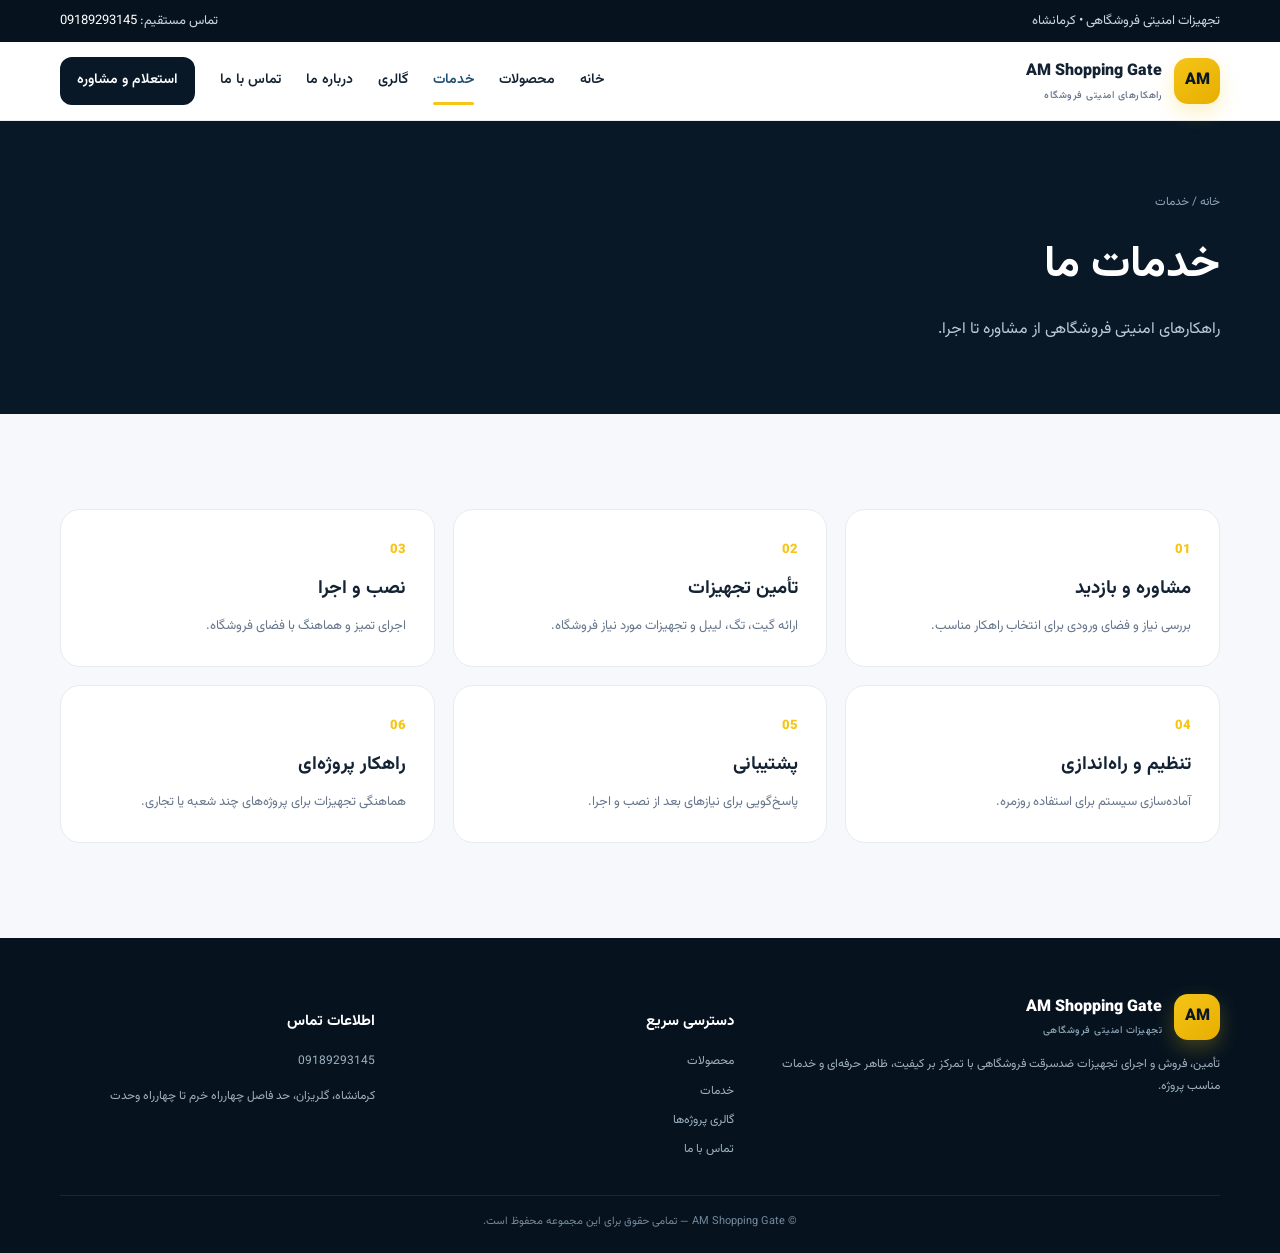
<file: services.html>
<!doctype html><html lang="fa" dir="rtl"><head><meta charset="utf-8"><meta name="viewport" content="width=device-width,initial-scale=1"><meta name="description" content="AM Shopping Gate؛ تأمین و اجرای تجهیزات امنیتی فروشگاهی و گیت ضدسرقت در کرمانشاه"><title>خدمات | AM Shopping Gate</title><link rel="stylesheet" href="assets/style.css"></head><body><div class="topbar"><div class="container"><span>تجهیزات امنیتی فروشگاهی • کرمانشاه</span><span>تماس مستقیم: <a href="tel:09189293145">09189293145</a></span></div></div><header class="header"><div class="container nav"><a class="brand" href="index.html"><span class="brand-mark">AM</span><span>AM Shopping Gate<small>راهکارهای امنیتی فروشگاه</small></span></a><button class="hamb" aria-label="منو">☰</button><nav class="menu"><a class="" href="index.html">خانه</a><a class="" href="products.html">محصولات</a><a class="active" href="services.html">خدمات</a><a class="" href="gallery.html">گالری</a><a class="" href="about.html">درباره ما</a><a class="" href="contact.html">تماس با ما</a><a class="nav-cta" href="contact.html">استعلام و مشاوره</a></nav></div></header><main><section class="page-hero"><div class="container"><div class="breadcrumbs">خانه / خدمات</div><h1>خدمات ما</h1><p>راهکارهای امنیتی فروشگاهی از مشاوره تا اجرا.</p></div></section><section class="section"><div class="container"><div class="service-grid"><div class="service" style="background:#fff;color:var(--ink);border-color:var(--line)"><div class="num">01</div><h3>مشاوره و بازدید</h3><p style="color:var(--muted)">بررسی نیاز و فضای ورودی برای انتخاب راهکار مناسب.</p></div><div class="service" style="background:#fff;color:var(--ink);border-color:var(--line)"><div class="num">02</div><h3>تأمین تجهیزات</h3><p style="color:var(--muted)">ارائه گیت، تگ، لیبل و تجهیزات مورد نیاز فروشگاه.</p></div><div class="service" style="background:#fff;color:var(--ink);border-color:var(--line)"><div class="num">03</div><h3>نصب و اجرا</h3><p style="color:var(--muted)">اجرای تمیز و هماهنگ با فضای فروشگاه.</p></div><div class="service" style="background:#fff;color:var(--ink);border-color:var(--line)"><div class="num">04</div><h3>تنظیم و راه‌اندازی</h3><p style="color:var(--muted)">آماده‌سازی سیستم برای استفاده روزمره.</p></div><div class="service" style="background:#fff;color:var(--ink);border-color:var(--line)"><div class="num">05</div><h3>پشتیبانی</h3><p style="color:var(--muted)">پاسخ‌گویی برای نیازهای بعد از نصب و اجرا.</p></div><div class="service" style="background:#fff;color:var(--ink);border-color:var(--line)"><div class="num">06</div><h3>راهکار پروژه‌ای</h3><p style="color:var(--muted)">هماهنگی تجهیزات برای پروژه‌های چند شعبه یا تجاری.</p></div></div></div></section></main><footer class="footer"><div class="container footer-grid"><div><div class="brand"><span class="brand-mark">AM</span><span style="color:#fff">AM Shopping Gate<small style="color:#8fa3b4">تجهیزات امنیتی فروشگاهی</small></span></div><p>تأمین، فروش و اجرای تجهیزات ضدسرقت فروشگاهی با تمرکز بر کیفیت، ظاهر حرفه‌ای و خدمات مناسب پروژه.</p></div><div><h3>دسترسی سریع</h3><div class="footer-links"><a href="products.html">محصولات</a><a href="services.html">خدمات</a><a href="gallery.html">گالری پروژه‌ها</a><a href="contact.html">تماس با ما</a></div></div><div><h3>اطلاعات تماس</h3><p>09189293145</p><p>کرمانشاه، گلریزان، حد فاصل چهارراه خرم تا چهارراه وحدت</p></div></div><div class="container copyright">© AM Shopping Gate — تمامی حقوق برای این مجموعه محفوظ است.</div></footer><script src="assets/script.js"></script></body></html>
</file>
<file: assets/style.css>
@import url('https://fonts.googleapis.com/css2?family=Vazirmatn:wght@300;400;500;600;700;800;900&display=swap');
:root{--navy:#081827;--navy2:#0d2740;--blue:#1d4f73;--gold:#f5c518;--gold2:#ffd84a;--ink:#142334;--muted:#66758a;--bg:#f6f8fb;--white:#fff;--line:#e6ebf1;--shadow:0 18px 50px rgba(7,25,43,.10);--radius:22px}
*{box-sizing:border-box}html{scroll-behavior:smooth}body{margin:0;font-family:Vazirmatn,Tahoma,sans-serif;background:var(--bg);color:var(--ink);line-height:1.85}a{text-decoration:none;color:inherit}img{max-width:100%;display:block}.container{width:min(1160px,92%);margin:auto}.topbar{background:#06131f;color:#cbd7e4;font-size:13px}.topbar .container{display:flex;justify-content:space-between;gap:16px;padding:9px 0}.topbar a{color:#fff}.header{position:sticky;top:0;z-index:50;background:rgba(255,255,255,.94);backdrop-filter:blur(14px);border-bottom:1px solid rgba(9,29,48,.08)}.nav{height:78px;display:flex;align-items:center;justify-content:space-between;gap:24px}.brand{display:flex;align-items:center;gap:12px;font-weight:900}.brand-mark{width:46px;height:46px;border-radius:14px;background:linear-gradient(145deg,var(--gold),#e7ae00);display:grid;place-items:center;color:var(--navy);font-weight:900;box-shadow:0 8px 20px rgba(245,197,24,.25)}.brand small{display:block;color:var(--muted);font-weight:500;font-size:10px;letter-spacing:.5px}.menu{display:flex;align-items:center;gap:25px;font-weight:600;font-size:14px}.menu a{position:relative;padding:27px 0}.menu a:hover,.menu a.active{color:var(--blue)}.menu a.active:after{content:'';position:absolute;bottom:16px;right:0;left:0;height:3px;border-radius:5px;background:var(--gold)}.nav-cta{background:var(--navy);color:#fff!important;padding:11px 17px!important;border-radius:12px}.nav-cta:after{display:none!important}.hamb{display:none;border:0;background:transparent;font-size:28px;color:var(--navy)}
.hero{position:relative;overflow:hidden;background:linear-gradient(120deg,#061523 0%,#0b2035 58%,#123e5a 100%);color:#fff;min-height:600px;display:flex;align-items:center}.hero:before{content:'';position:absolute;width:52%;height:160%;right:-12%;top:-35%;background:linear-gradient(135deg,transparent 0 25%,rgba(245,197,24,.98) 25.2% 29%,transparent 29.2%);transform:rotate(-3deg)}.hero:after{content:'';position:absolute;inset:0;background:radial-gradient(circle at 15% 25%,rgba(61,150,207,.16),transparent 34%),radial-gradient(circle at 85% 70%,rgba(245,197,24,.09),transparent 28%);pointer-events:none}.hero-grid{position:relative;z-index:2;display:grid;grid-template-columns:1.05fr .95fr;gap:50px;align-items:center;padding:75px 0}.eyebrow{display:inline-flex;align-items:center;gap:8px;border:1px solid rgba(255,255,255,.16);padding:8px 13px;border-radius:99px;color:#dce7f0;background:rgba(255,255,255,.05);font-size:13px}.eyebrow i{width:7px;height:7px;background:var(--gold);border-radius:50%;display:inline-block}.hero h1{font-size:clamp(38px,5vw,66px);line-height:1.15;margin:20px 0 18px;font-weight:900;letter-spacing:-1px}.hero h1 span{color:var(--gold)}.hero p{font-size:17px;color:#cbd9e5;max-width:620px;margin:0 0 30px}.actions{display:flex;gap:12px;flex-wrap:wrap}.btn{display:inline-flex;align-items:center;justify-content:center;gap:8px;padding:13px 21px;border-radius:13px;font-weight:700;border:1px solid transparent;transition:.2s}.btn-primary{background:var(--gold);color:var(--navy)}.btn-primary:hover{transform:translateY(-2px);background:var(--gold2)}.btn-ghost{border-color:rgba(255,255,255,.22);color:#fff;background:rgba(255,255,255,.05)}.btn-dark{background:var(--navy);color:#fff}.hero-card{position:relative;background:rgba(255,255,255,.07);border:1px solid rgba(255,255,255,.15);border-radius:28px;padding:20px;box-shadow:0 25px 80px rgba(0,0,0,.22);overflow:hidden}.hero-card img{height:430px;width:100%;object-fit:cover;border-radius:20px}.hero-card .float{position:absolute;bottom:38px;right:38px;background:#fff;color:var(--ink);padding:13px 16px;border-radius:15px;box-shadow:0 16px 40px rgba(0,0,0,.2);font-weight:800;font-size:13px}.hero-card .float span{display:block;color:var(--muted);font-size:11px;font-weight:500}
.trust{margin-top:-34px;position:relative;z-index:5}.trust-grid{background:#fff;border-radius:22px;box-shadow:var(--shadow);display:grid;grid-template-columns:repeat(4,1fr);overflow:hidden}.trust-item{padding:23px 22px;display:flex;gap:13px;align-items:center;border-left:1px solid var(--line)}.trust-item:last-child{border-left:0}.trust-icon{width:44px;height:44px;border-radius:13px;background:#fff6c9;color:#7d6200;display:grid;place-items:center;font-weight:900}.trust-item b{display:block;font-size:14px}.trust-item span{font-size:11px;color:var(--muted)}
.section{padding:95px 0}.section-head{text-align:center;margin-bottom:42px}.section-kicker{color:#a27b00;font-weight:800;font-size:13px}.section h2{font-size:35px;line-height:1.25;margin:7px 0 10px;font-weight:900}.section-head p{color:var(--muted);max-width:650px;margin:auto}.products-grid{display:grid;grid-template-columns:repeat(4,1fr);gap:18px}.product-card{background:#fff;border:1px solid var(--line);border-radius:20px;overflow:hidden;box-shadow:0 8px 25px rgba(9,29,48,.05);transition:.25s}.product-card:hover{transform:translateY(-5px);box-shadow:var(--shadow)}.product-img{height:230px;background:#f8fafc;padding:12px}.product-img img{width:100%;height:100%;object-fit:contain;border-radius:14px}.product-body{padding:18px}.tag{font-size:10px;color:#9b7600;background:#fff5c5;padding:5px 9px;border-radius:999px;font-weight:800}.product-body h3{font-size:17px;margin:11px 0 6px}.product-body p{font-size:12px;color:var(--muted);margin:0 0 14px}.product-link{color:var(--blue);font-weight:800;font-size:12px}.split{display:grid;grid-template-columns:1fr 1fr;gap:60px;align-items:center}.about-visual{position:relative}.about-visual img{width:100%;height:480px;object-fit:cover;border-radius:28px;box-shadow:var(--shadow)}.about-visual:after{content:'';position:absolute;right:-18px;bottom:-18px;width:150px;height:150px;border:3px solid var(--gold);border-radius:25px;z-index:-1}.checks{display:grid;grid-template-columns:1fr 1fr;gap:14px;margin-top:28px}.check{display:flex;gap:10px;align-items:flex-start}.check strong{width:27px;height:27px;border-radius:9px;background:var(--gold);display:grid;place-items:center;color:var(--navy);font-size:12px}.check span{font-size:13px;font-weight:600}.services{background:var(--navy);color:#fff}.service-grid{display:grid;grid-template-columns:repeat(3,1fr);gap:18px}.service{padding:28px;border:1px solid rgba(255,255,255,.1);background:rgba(255,255,255,.045);border-radius:20px}.service .num{color:var(--gold);font-weight:900;font-size:13px}.service h3{margin:10px 0 7px}.service p{color:#b8c8d7;font-size:13px;margin:0}.gallery-grid{display:grid;grid-template-columns:repeat(4,1fr);gap:14px}.gallery-grid img{height:230px;width:100%;object-fit:cover;border-radius:18px}.reviews{background:#eef3f7}.review-grid{display:grid;grid-template-columns:1fr 1.15fr;gap:24px}.review-list{display:grid;gap:14px}.review{background:#fff;border:1px solid var(--line);border-radius:18px;padding:20px}.stars{color:#d8a700;letter-spacing:2px}.review p{font-size:13px;color:#59697b;margin:10px 0}.review b{font-size:12px}.review-form{background:#fff;border-radius:22px;padding:25px;box-shadow:var(--shadow)}.form-grid{display:grid;grid-template-columns:1fr 1fr;gap:13px}.field{display:flex;flex-direction:column;gap:6px}.field.full{grid-column:1/-1}.field label{font-size:12px;font-weight:700}.field input,.field textarea,.field select{border:1px solid var(--line);border-radius:12px;padding:11px 12px;font-family:inherit;outline:0;background:#fbfcfe}.field textarea{min-height:120px;resize:vertical}.notice{font-size:11px;color:var(--muted);margin-top:9px}.contact-box{display:grid;grid-template-columns:.85fr 1.15fr;gap:25px}.contact-card{background:var(--navy);color:#fff;border-radius:25px;padding:30px}.contact-item{display:flex;gap:13px;margin:22px 0}.contact-item .ci{width:42px;height:42px;flex:0 0 42px;background:rgba(245,197,24,.12);color:var(--gold);border-radius:12px;display:grid;place-items:center}.contact-item b{display:block;font-size:13px}.contact-item span{display:block;color:#b9c9d8;font-size:12px}.map{min-height:430px;border-radius:25px;overflow:hidden;background:#dfe7ed;border:1px solid var(--line)}.map iframe{width:100%;height:100%;min-height:430px;border:0}.cta{background:linear-gradient(120deg,var(--navy),#143d5a);color:#fff;border-radius:28px;padding:45px;display:flex;justify-content:space-between;align-items:center;gap:20px}.cta h2{margin:0 0 8px}.cta p{color:#bfd0df;margin:0}.footer{background:#06131f;color:#9fb0bf;padding:55px 0 20px}.footer-grid{display:grid;grid-template-columns:1.4fr 1fr 1fr;gap:45px}.footer h3{color:#fff;font-size:15px}.footer p,.footer a{font-size:12px}.footer-links{display:grid;gap:7px}.copyright{border-top:1px solid rgba(255,255,255,.08);margin-top:35px;padding-top:16px;text-align:center;font-size:11px;color:#75899b}
.page-hero{background:var(--navy);color:#fff;padding:70px 0}.page-hero h1{font-size:44px;margin:0 0 8px}.page-hero p{color:#b9cad8;margin:0}.breadcrumbs{font-size:12px;color:#8fa3b4;margin-bottom:12px}.detail{display:grid;grid-template-columns:1fr 1fr;gap:40px;align-items:center}.detail-image{background:#fff;border-radius:25px;padding:25px;border:1px solid var(--line)}.detail-image img{height:520px;width:100%;object-fit:contain}.feature-list{display:grid;gap:11px;margin:22px 0}.feature-list div{background:#fff;border:1px solid var(--line);padding:12px 15px;border-radius:12px;font-size:13px}.feature-list strong{color:var(--blue)}
@media(max-width:1000px){.menu{gap:15px}.products-grid{grid-template-columns:repeat(3,1fr)}.gallery-grid{grid-template-columns:repeat(3,1fr)}.hero-grid{grid-template-columns:1fr}.hero-card{max-width:650px}.hero-card img{height:360px}.service-grid{grid-template-columns:1fr 1fr}.trust-grid{grid-template-columns:repeat(2,1fr)}.trust-item:nth-child(2){border-left:0}.trust-item{border-bottom:1px solid var(--line)}}
@media(max-width:760px){.topbar{display:none}.nav{height:66px}.hamb{display:block}.menu{position:absolute;top:66px;right:4%;left:4%;background:#fff;border:1px solid var(--line);border-radius:18px;box-shadow:var(--shadow);display:none;flex-direction:column;align-items:stretch;padding:10px}.menu.open{display:flex}.menu a{padding:12px 14px}.menu a.active:after{display:none}.nav-cta{margin-top:4px;text-align:center}.hero{min-height:auto}.hero-grid{padding:55px 0 80px}.hero h1{font-size:39px}.hero p{font-size:14px}.hero-card{display:none}.trust{margin-top:-25px}.trust-grid{grid-template-columns:1fr 1fr}.trust-item{padding:16px 12px}.section{padding:65px 0}.section h2{font-size:28px}.products-grid{grid-template-columns:1fr 1fr}.split,.review-grid,.contact-box,.detail{grid-template-columns:1fr;gap:28px}.about-visual img{height:350px}.service-grid,.gallery-grid{grid-template-columns:1fr 1fr}.gallery-grid img{height:170px}.form-grid{grid-template-columns:1fr}.field.full{grid-column:auto}.cta{padding:28px;display:block}.cta .btn{margin-top:18px}.footer-grid{grid-template-columns:1fr 1fr;gap:25px}.footer-grid>div:first-child{grid-column:1/-1}.page-hero{padding:50px 0}.page-hero h1{font-size:34px}}
@media(max-width:480px){.products-grid,.service-grid,.gallery-grid{grid-template-columns:1fr}.trust-grid{grid-template-columns:1fr}.trust-item{border-left:0!important}.hero h1{font-size:34px}.checks{grid-template-columns:1fr}.footer-grid{grid-template-columns:1fr}}
</file>
